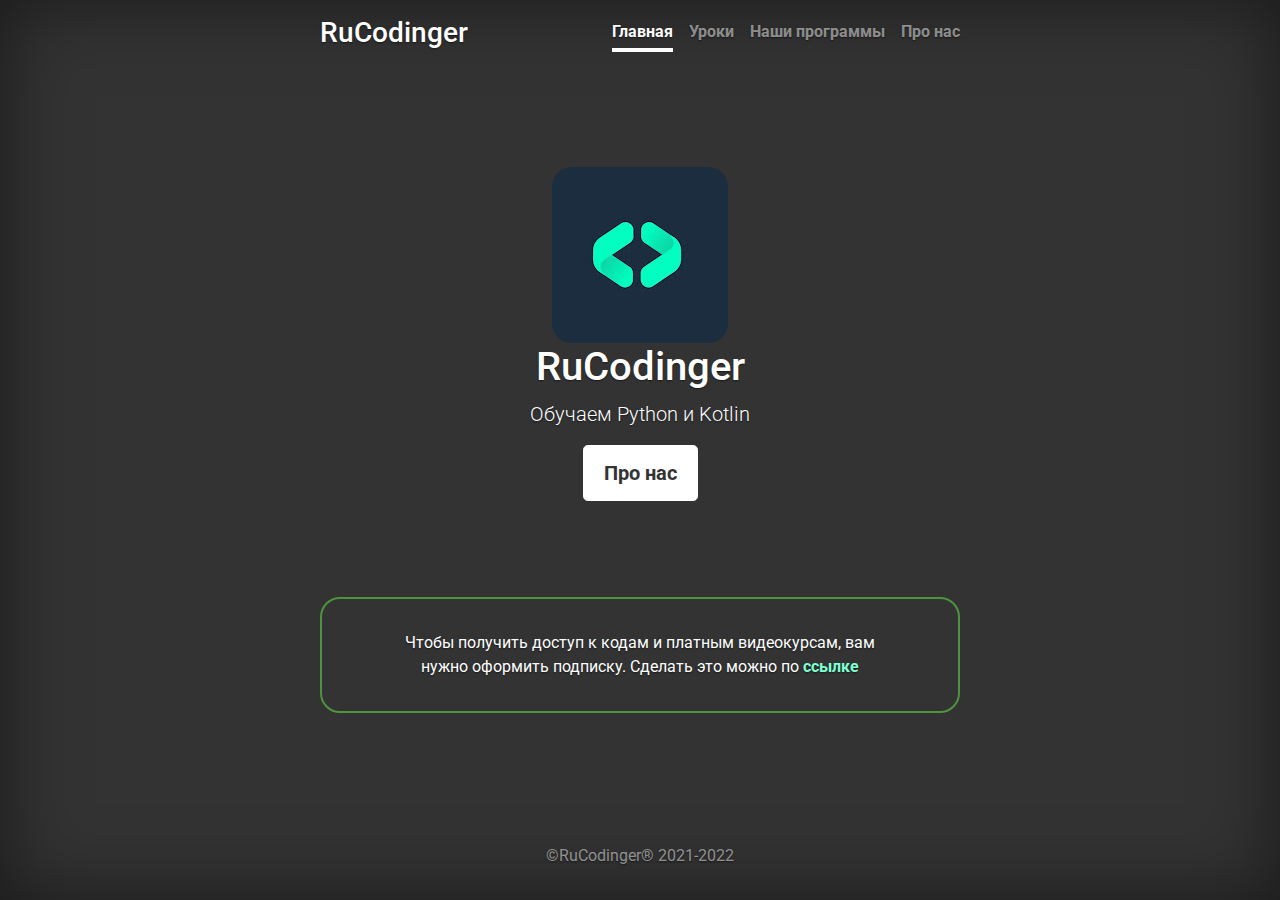
<file: index.html>
<!doctype html>
<html lang="en">
  <head>
    <meta charset="utf-8">
    <meta name="viewport" content="width=device-width, initial-scale=1, shrink-to-fit=no">
    <meta name="yandex-verification" content="cd02da18e6c27258" />
    <meta name="description" content="RuCodinger | Школа программирования">
    <meta name="author" content="">
    <link rel="icon" href="images/favicon.ico">

    <title>RuCodinger | Школа программирования</title>

    <!-- Bootstrap core CSS -->
    <link href="css/bootstrap.min.css" rel="stylesheet">

    <!-- Custom styles for this template -->
    <link href="css/main.css" rel="stylesheet">
  </head>

  <body class="text-center">


    <div class="cover-container d-flex h-100 p-3 mx-auto flex-column">
      <header class="masthead mb-auto">
        <div class="inner">
          <h3 class="masthead-brand">RuCodinger</h3>
          <nav class="nav nav-masthead justify-content-center">
            <a class="nav-link active" href="#">Главная</a>
            <a class="nav-link" href="lessons.html">Уроки</a>
            <a class="nav-link" href="programs.html">Наши программы</a>
            <a class="nav-link" href="about.html">Про нас</a>
          </nav>
        </div>
      </header>

      <main role="main" class="inner cover">
        <img src="images/logo.jpg" alt="logo" class="cod-logo">
        <h1 class="cover-heading">RuCodinger</h1>
        <p class="lead">Обучаем Python и Kotlin</p>
        <p class="lead">
          <a href="about.html" class="btn btn-lg btn-secondary">Про нас</a>
        </p>
        
      </main>

      <div class="podpiska">
        <div class="podpiska-text">
          Чтобы получить доступ к кодам и платным видеокурсам, вам нужно оформить подписку. Сделать это можно по 
          <a href="https://yandex.ru/business/widget/request/company/44436717733" class="podpiska-link">ссылке</a>
        </div>
      </div>
      

      <footer class="mastfoot mt-auto">
        <div class="inner">
          <p>©RuCodinger® 2021-2022</p>
        </div>
      </footer>
    </div>
  </body>
</html>
</file>
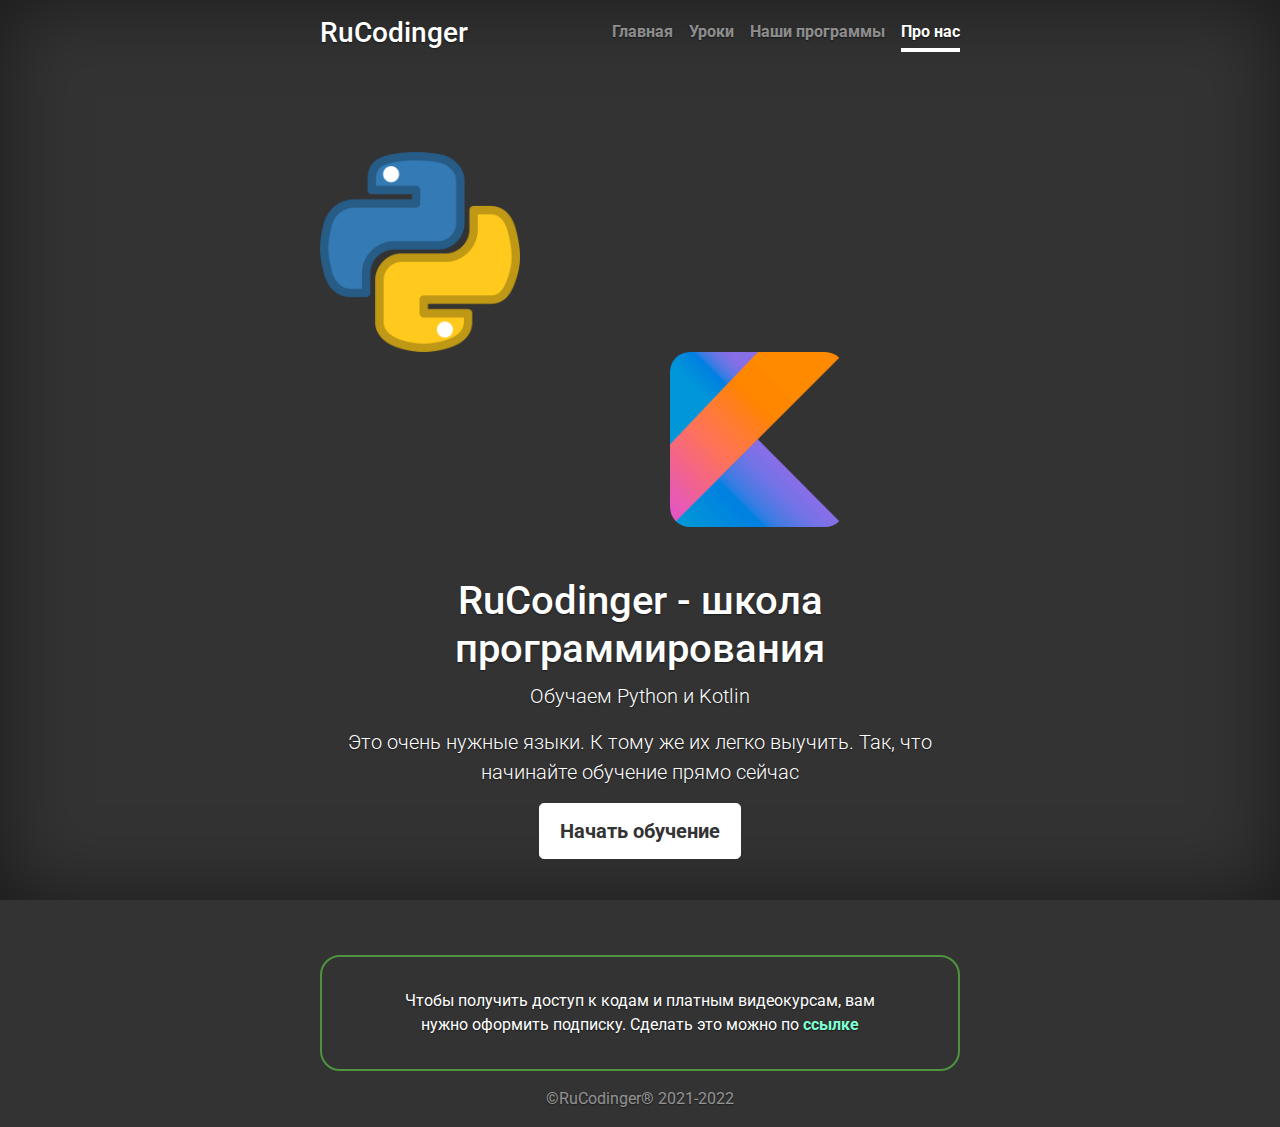
<file: about.html>
<!doctype html>
<html lang="en">
  <head>
    <meta charset="utf-8">
    <meta name="viewport" content="width=device-width, initial-scale=1, shrink-to-fit=no">
    <meta name="description" content="RuCodinger | Школа программирования">
    <meta name="author" content="">
    <link rel="icon" href="images/favicon.ico">

    <title>О RuCodinger | Школа программирования</title>

    <!-- Bootstrap core CSS -->
    <link href="css/bootstrap.min.css" rel="stylesheet">

    <!-- Custom styles for this template -->
    <link href="css/main.css" rel="stylesheet">
  </head>

  <body class="text-center">

    <div class="cover-container d-flex h-100 p-3 mx-auto flex-column">
      <header class="masthead mb-auto">
        <div class="inner">
          <h3 class="masthead-brand">RuCodinger</h3>
          <nav class="nav nav-masthead justify-content-center">
            <a class="nav-link" href="index.html">Главная</a>
            <a class="nav-link" href="lessons.html">Уроки</a>
            <a class="nav-link" href="programs.html">Наши программы</a>
            <a class="nav-link active" href="about.html">Про нас</a>
          </nav>
        </div>
      </header>

      <img src="images/python.webp" alt="logo" class="python-img">
      <img src="images/kotlin.png" alt="logo" class="kotlin-img">

      <main role="main" class="inner cover">
        
        <h1 class="cover-heading">RuCodinger - школа программирования</h1>
        <p class="lead">Обучаем Python и Kotlin</p>
        <p class="lead">Это очень нужные языки. К тому же их легко выучить. Так, что начинайте обучение прямо сейчас</p>
        <p class="lead">
          <a href="lessons.html" class="btn btn-lg btn-secondary">Начать обучение</a>
        </p>
      </main>

      <div class="podpiska">
        <div class="podpiska-text">
          Чтобы получить доступ к кодам и платным видеокурсам, вам нужно оформить подписку. Сделать это можно по 
          <a href="https://yandex.ru/business/widget/request/company/44436717733" class="podpiska-link">ссылке</a>
        </div>
      </div>

      <footer class="mastfoot mt-auto">
        <div class="inner">
          <p>©RuCodinger® 2021-2022</p>
        </div>
      </footer>
    </div>
  </body>
</html>
</file>
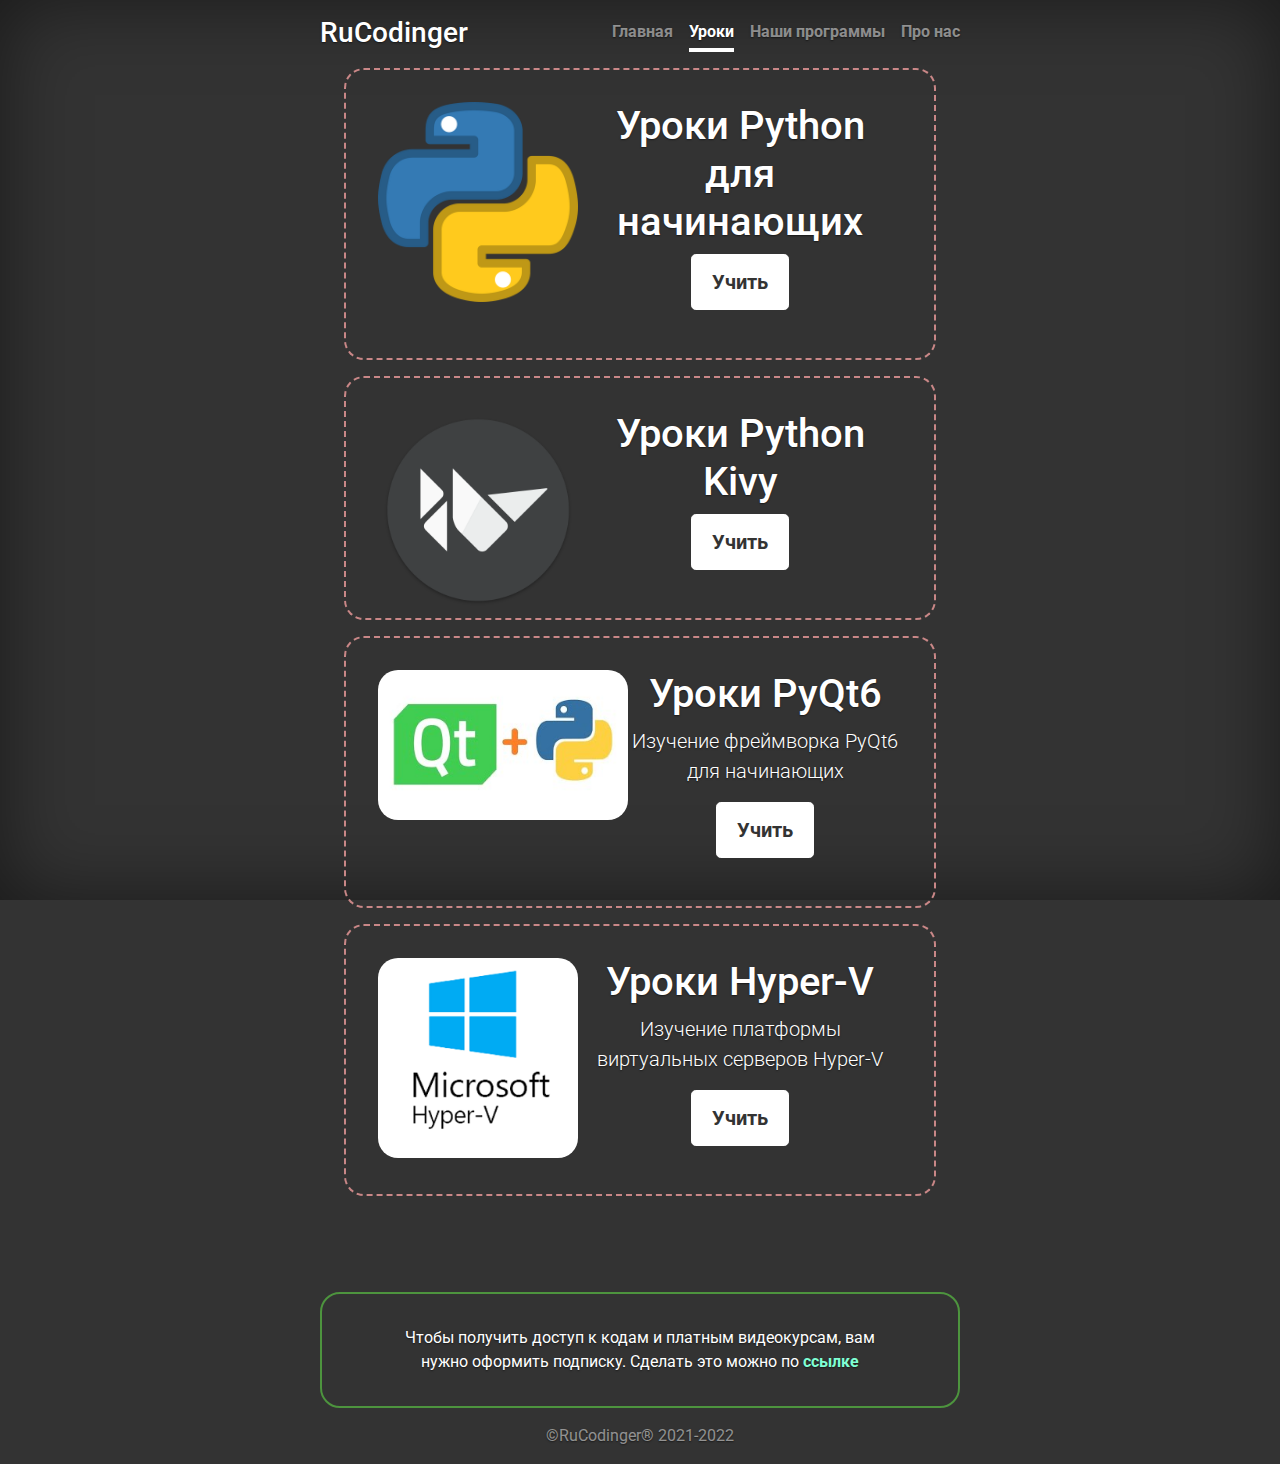
<file: lessons.html>
<!doctype html>
<html lang="en">
  <head>
    <meta charset="utf-8">
    <meta name="viewport" content="width=device-width, initial-scale=1, shrink-to-fit=no">
    <meta name="description" content="RuCodinger | Школа программирования">
    <meta name="author" content="">
    <link rel="icon" href="images/favicon.ico">

    <title> Уроки от RuCodinger | Школа программирования</title>

    <!-- Bootstrap core CSS -->
    <link href="css/bootstrap.min.css" rel="stylesheet">

    <!-- Custom styles for this template -->
    <link href="css/main.css" rel="stylesheet">
  </head>

  <body class="text-center">

    <div class="cover-container d-flex h-100 p-3 mx-auto flex-column">
      <header class="masthead mb-auto">
        <div class="inner">
          <h3 class="masthead-brand">RuCodinger</h3>
          <nav class="nav nav-masthead justify-content-center">
            <a class="nav-link" href="index.html">Главная</a>
            <a class="nav-link active" href="lessons.html">Уроки</a>
            <a class="nav-link" href="programs.html">Наши программы</a>
            <a class="nav-link" href="about.html">Про нас</a>
          </nav>
        </div>
      </header>

      <main role="main" class="inner cover">

        <div class="course-card">
            <img src="images/python.webp" alt="logo" class="course-img">
            <h1 class="cover-heading">Уроки Python для начинающих</h1>
            <p class="lead">
            <a href="coursePages/python1.html" class="btn btn-lg btn-secondary">Учить</a>
            </p>
        </div>

        <div class="course-card">
            <img src="images/kivy.png" alt="logo" class="course-img">
            <h1 class="cover-heading">Уроки Python Kivy</h1>
            <p class="lead">
            <a href="coursePages/kivy1.html" class="btn btn-lg btn-secondary">Учить</a>
            </p>
        </div>

        <div class="course-card">
            <img src="images/pyqt.jpg" alt="logo" class="pyqt-img">
            <h1 class="cover-heading">Уроки PyQt6</h1>
            <p class="lead">Изучение фреймворка PyQt6 для начинающих</p>
            <p class="lead">
            <a href="coursePages/pyqt1.html" class="btn btn-lg btn-secondary">Учить</a>
            </p>
        </div>

        <div class="course-card">
            <img src="images/hyper-v.png" alt="logo" class="course-img">
            <h1 class="cover-heading">Уроки Hyper-V</h1>
            <p class="lead">Изучение платформы виртуальных серверов Hyper-V</p>
            <p class="lead">
            <a href="coursePages/hyperv1.html" class="btn btn-lg btn-secondary">Учить</a>
            </p>
        </div>

      </main>

      <div class="podpiska">
        <div class="podpiska-text">
          Чтобы получить доступ к кодам и платным видеокурсам, вам нужно оформить подписку. Сделать это можно по
          <a href="https://yandex.ru/business/widget/request/company/44436717733" class="podpiska-link">ссылке</a>
        </div>
      </div>

      <footer class="mastfoot mt-auto">
        <div class="inner">
          <p>©RuCodinger® 2021-2022</p>
        </div>
      </footer>
    </div>
  </body>
</html>
</file>
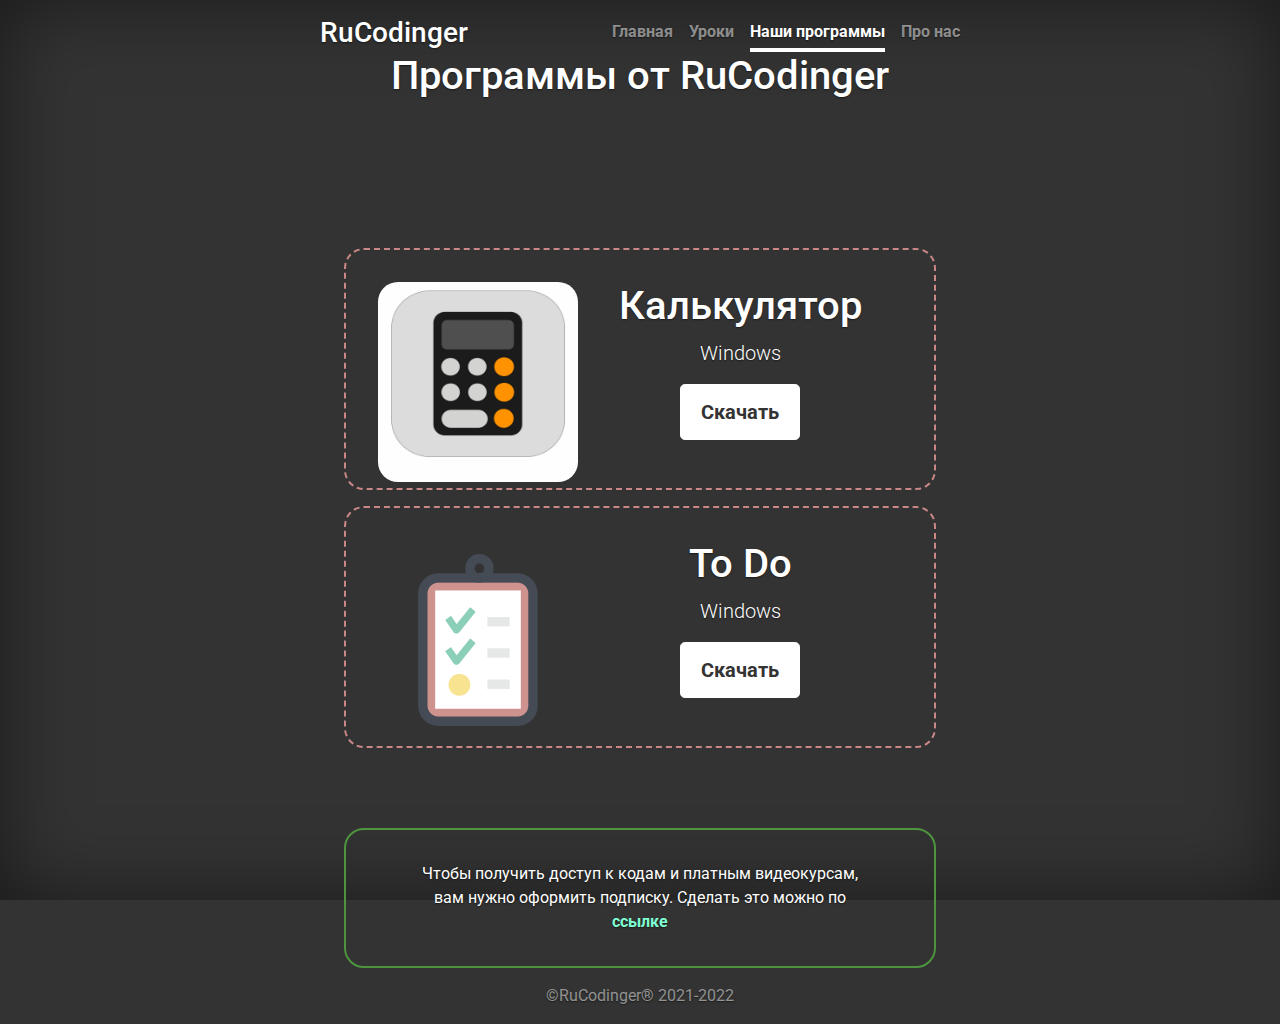
<file: programs.html>
<!doctype html>
<html lang="en">
  <head>
    <meta charset="utf-8">
    <meta name="viewport" content="width=device-width, initial-scale=1, shrink-to-fit=no">
    <meta name="description" content="RuCodinger | Школа программирования">
    <meta name="author" content="">
    <link rel="icon" href="images/favicon.ico">

    <title>Программы от RuCodinger | Школа программирования</title>

    <!-- Bootstrap core CSS -->
    <link href="css/bootstrap.min.css" rel="stylesheet">

    <!-- Custom styles for this template -->
    <link href="css/main.css" rel="stylesheet">
  </head>

  <body class="text-center">

	<style>
		.title {
			margin-bottom: 25%;
		}
	</style>

    <div class="cover-container d-flex h-100 p-3 mx-auto flex-column">
      <header class="masthead mb-auto">
        <div class="inner">
          <h3 class="masthead-brand">RuCodinger</h3>
          <nav class="nav nav-masthead justify-content-center">
            <a class="nav-link" href="index.html">Главная</a>
            <a class="nav-link" href="lessons.html">Уроки</a>
            <a class="nav-link active" href="programs.html">Наши программы</a>
            <a class="nav-link" href="about.html">Про нас</a>
          </nav>
        </div>
      </header>

      <main role="main" class="inner cover">
	<h1 class="title">Программы от RuCodinger</h1>
        <div class="course-card">
            <img src="images/calc.png" alt="logo" class="course-img">
            <h1 class="cover-heading">Калькулятор</h1>
            <p class="lead">Windows</p>
            <p class="lead">
                <a href="apps/calculator.exe" class="btn btn-lg btn-secondary">Скачать</a>
            </p>
        </div>
        <div class="course-card">
            <img src="images/todo.png" alt="logo" class="course-img">
            <h1 class="cover-heading">To Do</h1>
            <p class="lead">Windows</p>
            <p class="lead">
                <a href="apps/todo.exe" class="btn btn-lg btn-secondary">Скачать</a>
            </p>
        </div>

        <div class="podpiska">
          <div class="podpiska-text">
            Чтобы получить доступ к кодам и платным видеокурсам, вам нужно оформить подписку. Сделать это можно по 
            <a href="https://yandex.ru/business/widget/request/company/44436717733" class="podpiska-link">ссылке</a>
          </div>
        </div>

      </main>

      <footer class="mastfoot mt-auto">
        <div class="inner">
          <p>©RuCodinger® 2021-2022</p>
        </div>
      </footer>
    </div>
  </body>
</html>
</file>
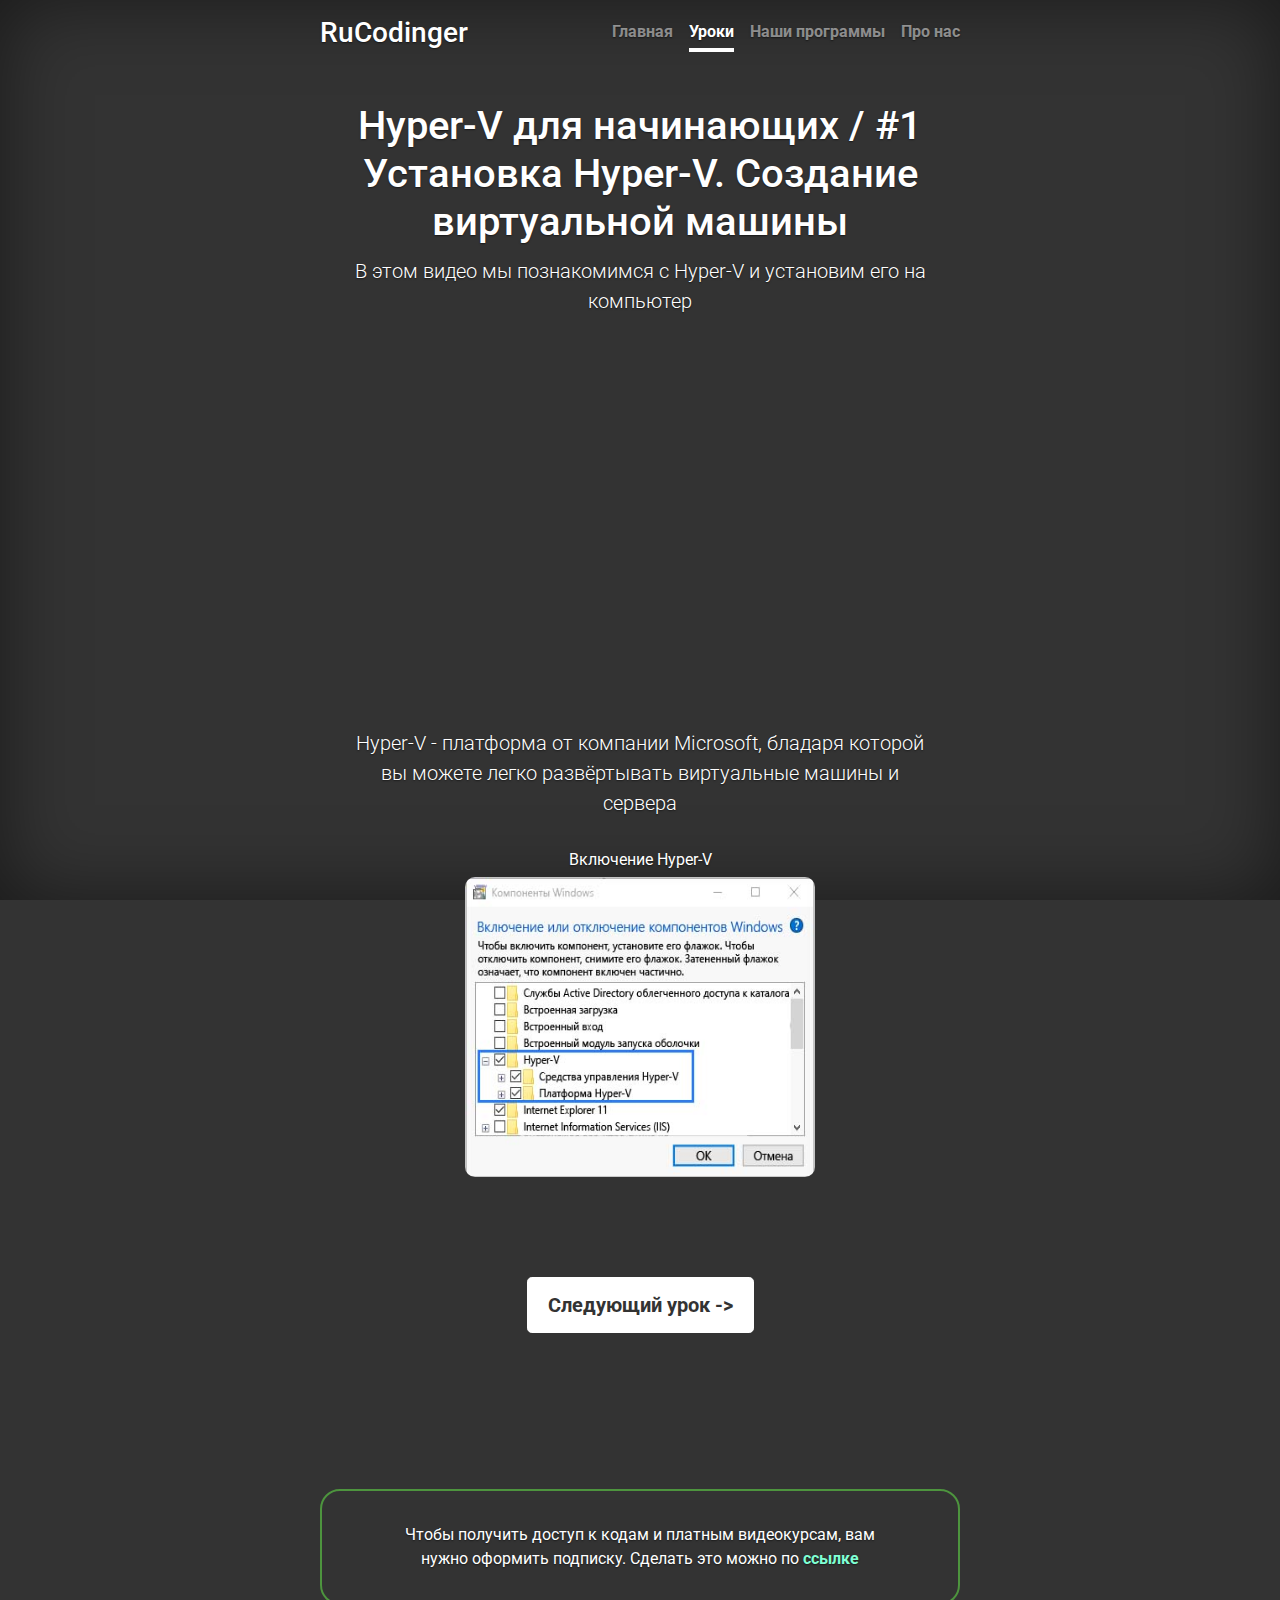
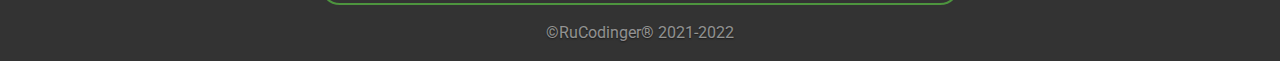
<file: coursePages/hyperv1.html>
<!doctype html>
<html lang="en">
  <head>
    <meta charset="utf-8">
    <meta name="viewport" content="width=device-width, initial-scale=1, shrink-to-fit=no">
    <meta name="description" content="RuCodinger | Школа программирования">
    <meta name="author" content="">
    <link rel="icon" href="../images/favicon.ico">

    <title>RuCodinger | Школа программирования</title>

    <!-- Bootstrap core CSS -->
    <link href="../css/bootstrap.min.css" rel="stylesheet">

    <!-- Custom styles for this template -->
    <link href="../css/main.css" rel="stylesheet">
  </head>

  <body class="text-center">

    <style>
        .hv-on {
            border-radius: 10px;
            width: 350px;
            height: 300px;
            margin-top: 0px;
            margin-bottom: 60px;
        }

        .hv-on-text {
            margin-top: 30px;
            margin-bottom: 5px;
        }
    </style>

    <div class="cover-container d-flex h-100 p-3 mx-auto flex-column">
      <header class="masthead mb-auto">
        <div class="inner">
          <h3 class="masthead-brand">RuCodinger</h3>
          <nav class="nav nav-masthead justify-content-center">
            <a class="nav-link" href="../index.html">Главная</a>
            <a class="nav-link active" href="../lessons.html">Уроки</a>
            <a class="nav-link" href="../programs.html">Наши программы</a>
            <a class="nav-link" href="../about.html">Про нас</a>
          </nav>
        </div>
      </header>

      <main role="main" class="inner cover">
        <h1 class="cover-heading course-title">Hyper-V для начинающих / #1 Установка Hyper-V. Создание виртуальной машины</h1>
        <p class="lead course-desc">В этом видео мы познакомимся с Hyper-V и установим его на компьютер</p>
        <iframe class="course-video" width="560" height="315" src="https://www.youtube.com/embed/DC6o6IcIbP8" title="YouTube video player" frameborder="0" allow="accelerometer; autoplay; clipboard-write; encrypted-media; gyroscope; picture-in-picture" allowfullscreen></iframe>
        <p class="lead video-code-text">Hyper-V - платформа от компании Microsoft, бладаря которой вы можете легко развёртывать виртуальные машины и сервера</p>

        <p class="hv-on-text">Включение Hyper-V</p>
        <img class="hv-on" src="../images/hypervon.jpg" alt="Включение Hyper-V">

        <p>
          <a class="btn btn-lg btn-secondary next-lesson-btn" href="hyperv2.html">Следующий урок -></a>
      </p>

    </main>

    <div class="podpiska">
      <div class="podpiska-text">
        Чтобы получить доступ к кодам и платным видеокурсам, вам нужно оформить подписку. Сделать это можно по 
        <a href="https://yandex.ru/business/widget/request/company/44436717733" class="podpiska-link">ссылке</a>
      </div>
    </div>

      <footer class="mastfoot mt-auto">
        <div class="inner">
          <p>©RuCodinger® 2021-2022</p>
        </div>
      </footer>
    </div>
  </body>
</html>
</file>
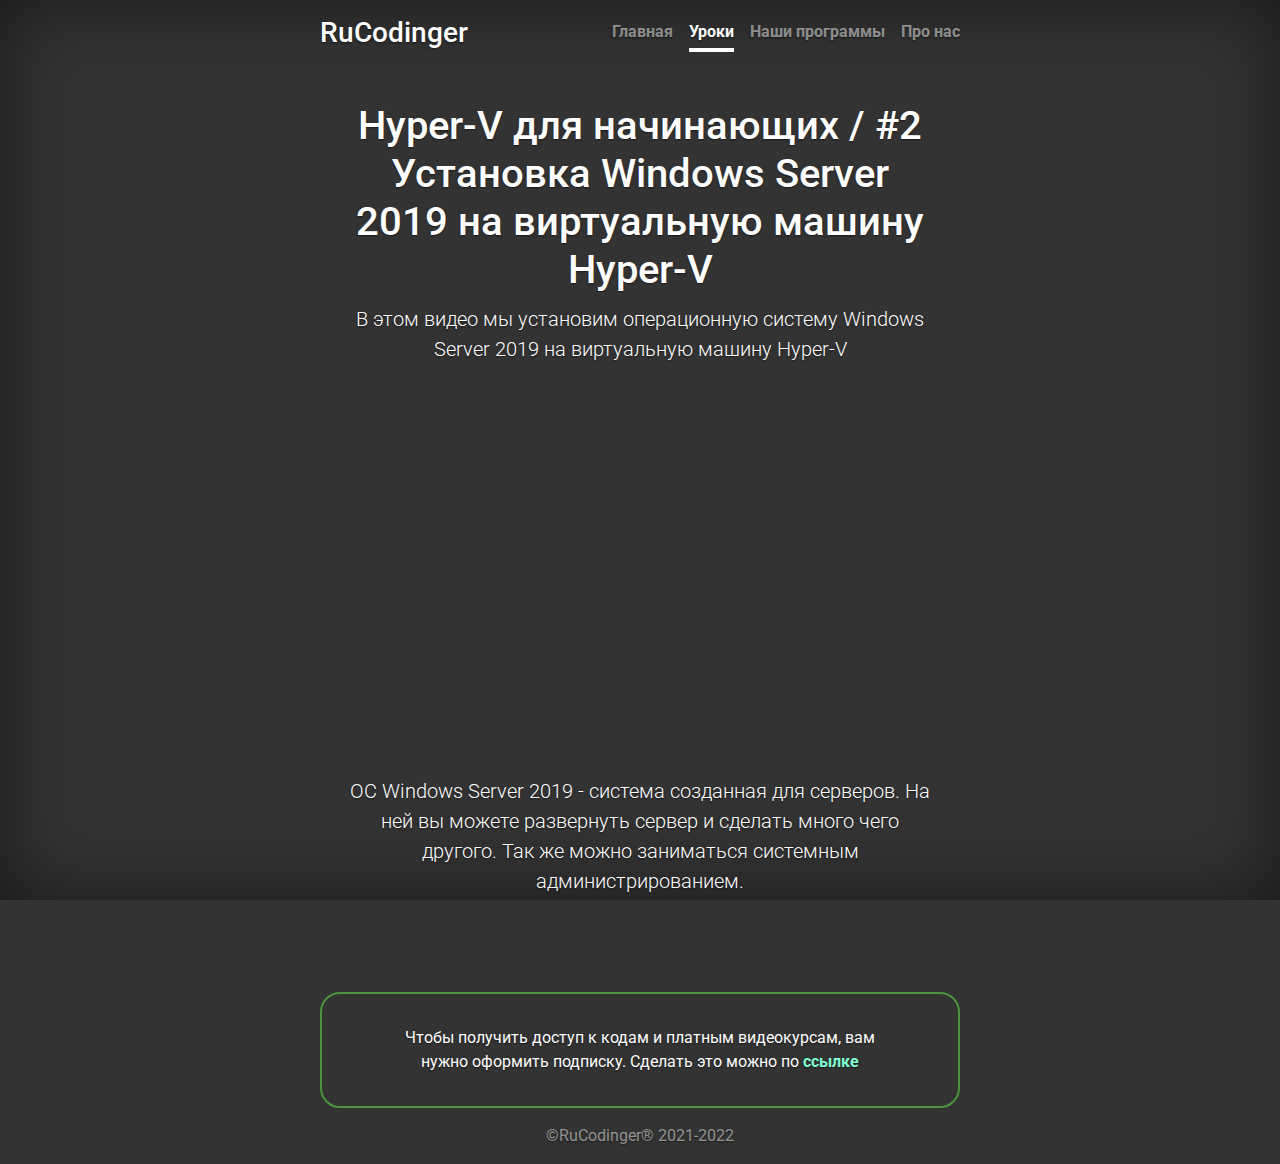
<file: coursePages/hyperv2.html>
<!doctype html>
<html lang="en">
  <head>
    <meta charset="utf-8">
    <meta name="viewport" content="width=device-width, initial-scale=1, shrink-to-fit=no">
    <meta name="description" content="RuCodinger | Школа программирования">
    <meta name="author" content="">
    <link rel="icon" href="../images/favicon.ico">

    <title>RuCodinger | Школа программирования</title>

    <!-- Bootstrap core CSS -->
    <link href="../css/bootstrap.min.css" rel="stylesheet">

    <!-- Custom styles for this template -->
    <link href="../css/main.css" rel="stylesheet">
  </head>

  <body class="text-center">

    <style>
        .hv-on {
            border-radius: 10px;
            width: 350px;
            height: 300px;
            margin-top: 0px;
            margin-bottom: 60px;
        }

        .hv-on-text {
            margin-top: 30px;
            margin-bottom: 5px;
        }
    </style>

    <div class="cover-container d-flex h-100 p-3 mx-auto flex-column">
      <header class="masthead mb-auto">
        <div class="inner">
          <h3 class="masthead-brand">RuCodinger</h3>
          <nav class="nav nav-masthead justify-content-center">
            <a class="nav-link" href="../index.html">Главная</a>
            <a class="nav-link active" href="../lessons.html">Уроки</a>
            <a class="nav-link" href="../programs.html">Наши программы</a>
            <a class="nav-link" href="../about.html">Про нас</a>
          </nav>
        </div>
      </header>

      <main role="main" class="inner cover">
        <h1 class="cover-heading course-title">Hyper-V для начинающих / #2 Установка Windows Server 2019 на виртуальную машину Hyper-V</h1>
        <p class="lead course-desc">В этом видео мы установим операционную систему Windows Server 2019 на виртуальную машину Hyper-V</p>
        <iframe class="course-video" width="560" height="315" src="https://www.youtube.com/embed/j29oRnNyN5E" title="YouTube video player" frameborder="0" allow="accelerometer; autoplay; clipboard-write; encrypted-media; gyroscope; picture-in-picture" allowfullscreen></iframe>
        <p class="lead video-code-text">ОС Windows Server 2019 - система созданная для серверов. На ней вы можете развернуть сервер и сделать много чего другого. Так же можно заниматься системным администрированием.</p>



    </main>

    <div class="podpiska">
      <div class="podpiska-text">
        Чтобы получить доступ к кодам и платным видеокурсам, вам нужно оформить подписку. Сделать это можно по 
        <a href="https://yandex.ru/business/widget/request/company/44436717733" class="podpiska-link">ссылке</a>
      </div>
    </div>

      <footer class="mastfoot mt-auto">
        <div class="inner">
          <p>©RuCodinger® 2021-2022</p>
        </div>
      </footer>
    </div>
  </body>
</html>
</file>
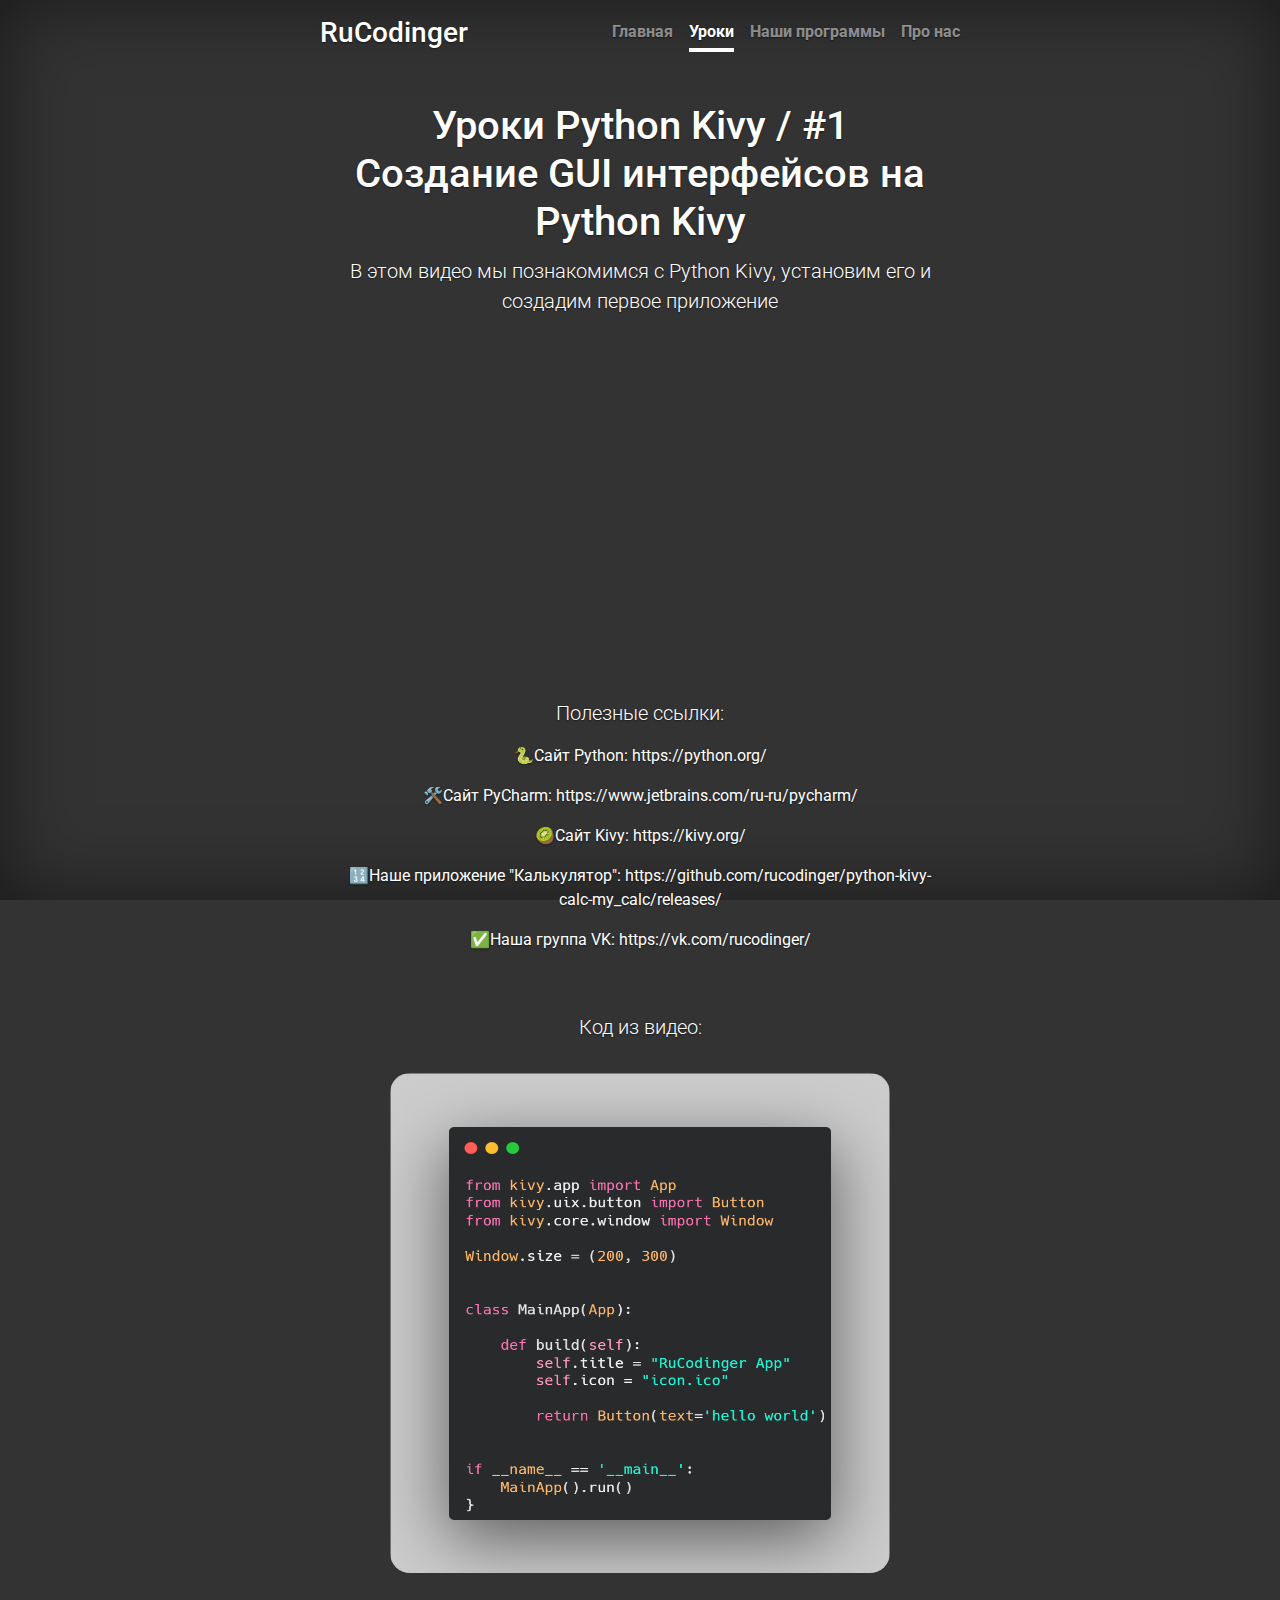
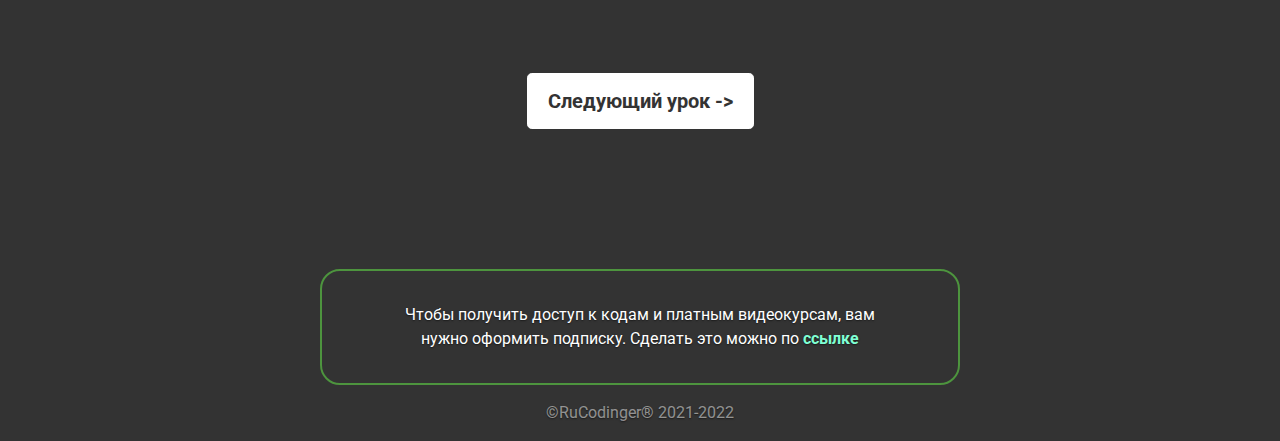
<file: coursePages/kivy1.html>
<!doctype html>
<html lang="en">
  <head>
    <meta charset="utf-8">
    <meta name="viewport" content="width=device-width, initial-scale=1, shrink-to-fit=no">
    <meta name="description" content="RuCodinger | Школа программирования">
    <meta name="author" content="">
    <link rel="icon" href="../images/favicon.ico">

    <title>RuCodinger | Школа программирования</title>

    <!-- Bootstrap core CSS -->
    <link href="../css/bootstrap.min.css" rel="stylesheet">

    <!-- Custom styles for this template -->
    <link href="../css/main.css" rel="stylesheet">
  </head>

  <body class="text-center">

    <style>
        .code {
            border-radius: 20px;
            width: 500px;
            height: 500px;
            margin-top: 15px;
            margin-bottom: 60px;
        }
    </style>

    <div class="cover-container d-flex h-100 p-3 mx-auto flex-column">
      <header class="masthead mb-auto">
        <div class="inner">
          <h3 class="masthead-brand">RuCodinger</h3>
          <nav class="nav nav-masthead justify-content-center">
            <a class="nav-link" href="../index.html">Главная</a>
            <a class="nav-link active" href="../lessons.html">Уроки</a>
            <a class="nav-link" href="../programs.html">Наши программы</a>
            <a class="nav-link" href="../about.html">Про нас</a>
          </nav>
        </div>
      </header>

      <main role="main" class="inner cover">
        <h1 class="cover-heading course-title">Уроки Python Kivy / #1 Создание GUI интерфейсов на Python Kivy</h1>
        <p class="lead course-desc">В этом видео мы познакомимся с Python Kivy, установим его и создадим первое приложение</p>
        <iframe class="course-video" width="560" height="315" src="https://www.youtube.com/embed/3vOS-b3iSXM" title="YouTube video player" frameborder="0" allow="accelerometer; autoplay; clipboard-write; encrypted-media; gyroscope; picture-in-picture" allowfullscreen></iframe>
        <p class="lead course-desc-aft">Полезные ссылки:</p>
        <p>🐍Сайт Python: <a href="https://python.org/">https://python.org/</a></p>
        <p>🛠️Сайт PyCharm: <a href="https://www.jetbrains.com/ru-ru/pycharm/">https://www.jetbrains.com/ru-ru/pycharm/</a></p>
        <p>🥝Сайт Kivy: <a href="https://kivy.org/">https://kivy.org/</a></p>
        <p>🔢Наше приложение "Калькулятор": <a href="https://github.com/rucodinger/python-kivy-calc-my_calc/releases/">https://github.com/rucodinger/python-kivy-calc-my_calc/releases/</a></p>
        <p>✅Наша группа VK: <a href="https://vk.com/rucodinger/">https://vk.com/rucodinger/</a></p>

        <p class="lead video-code-text">Код из видео:</p>
        <img class="code" src="../images/kivyCode1.png" alt="">

        <a class="btn btn-lg btn-secondary next-lesson-btn" href="kivy2.html">Следующий урок -></a>

    </main>


    <div class="podpiska">
      <div class="podpiska-text">
        Чтобы получить доступ к кодам и платным видеокурсам, вам нужно оформить подписку. Сделать это можно по 
        <a href="https://yandex.ru/business/widget/request/company/44436717733" class="podpiska-link">ссылке</a>
      </div>
    </div>

      <footer class="mastfoot mt-auto">
        <div class="inner">
          <p>©RuCodinger® 2021-2022</p>
        </div>
      </footer>
    </div>
  </body>
</html>
</file>
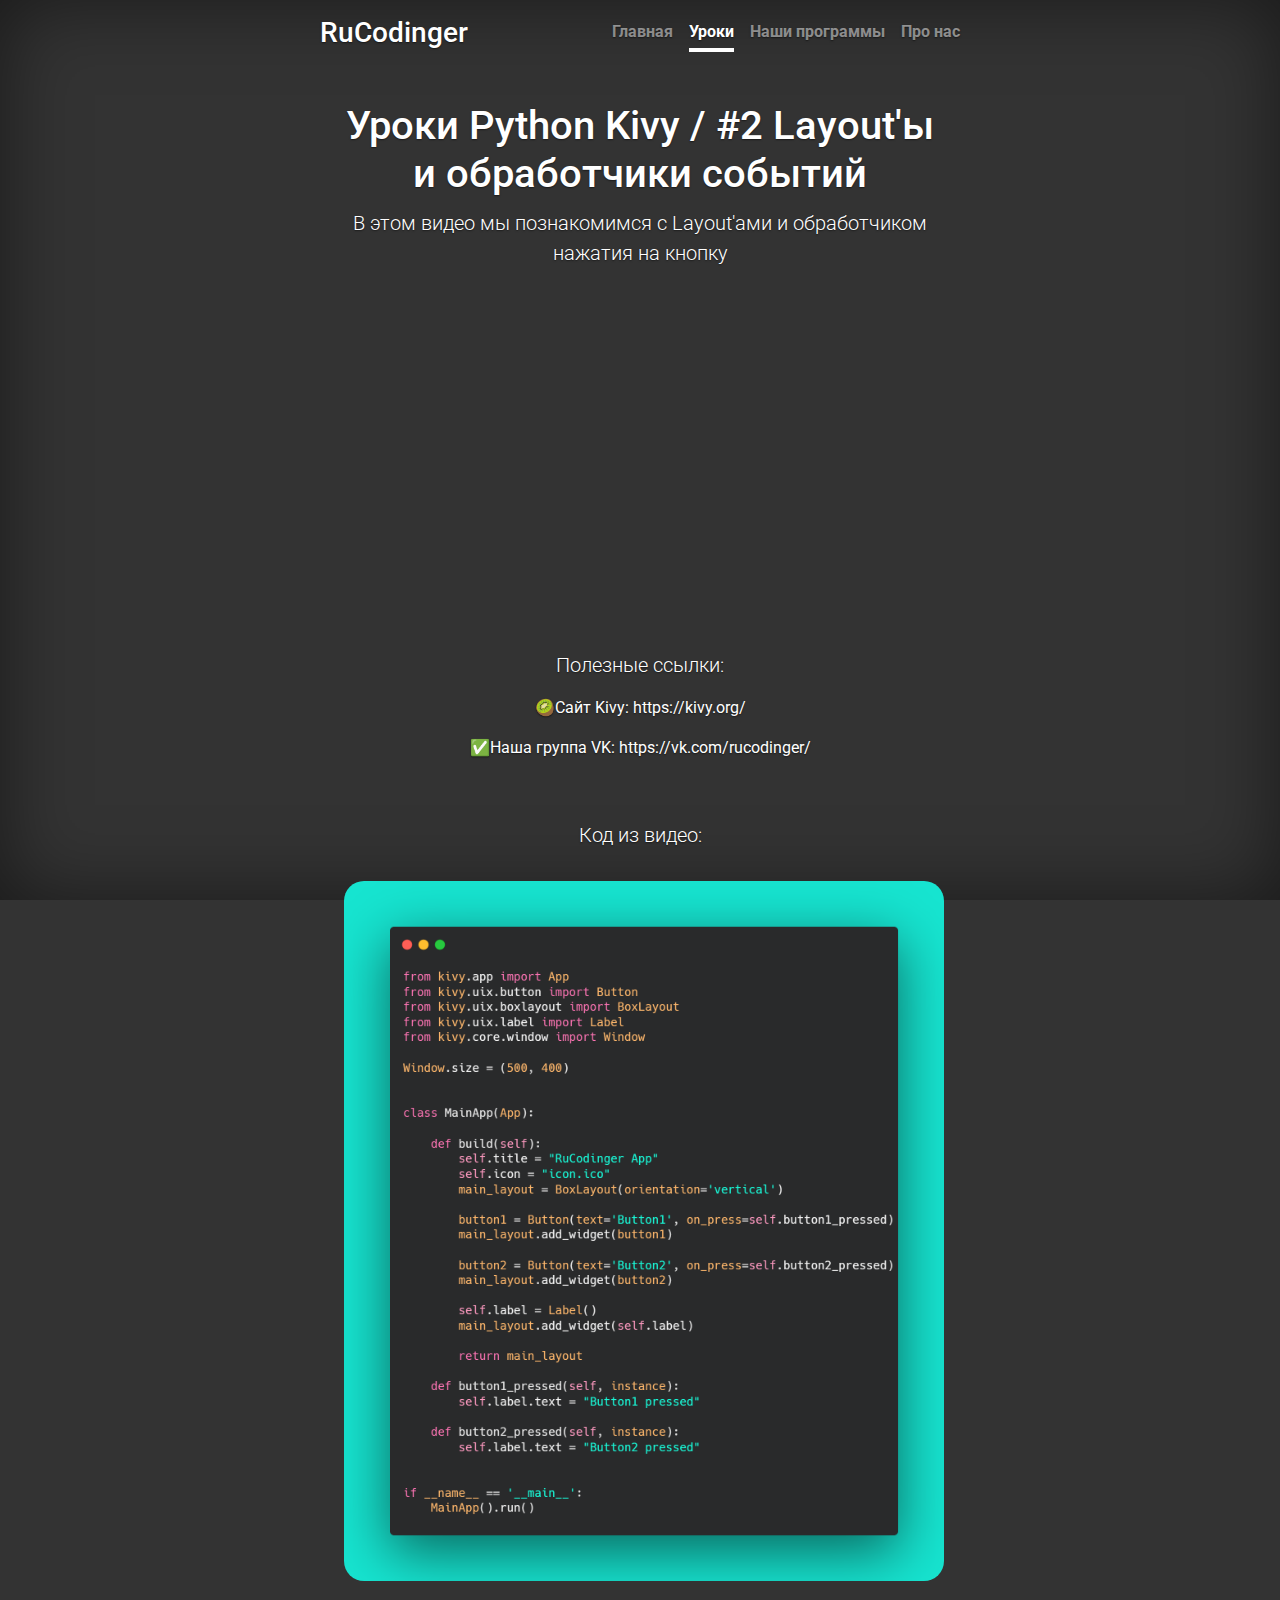
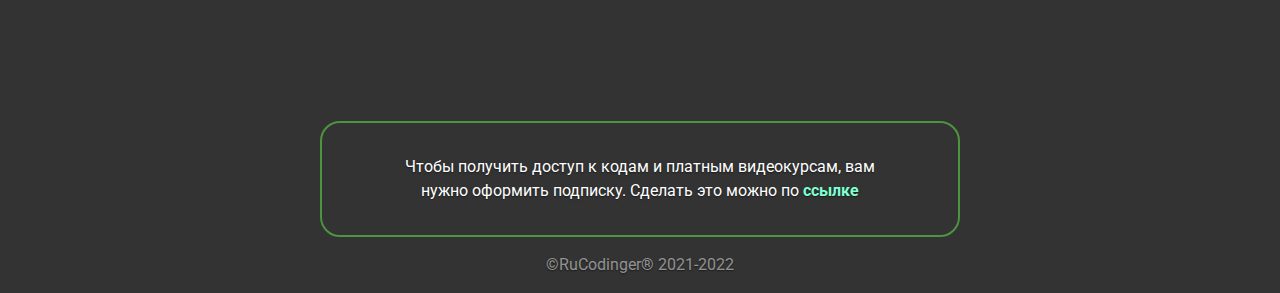
<file: coursePages/kivy2.html>
<!doctype html>
<html lang="en">
  <head>
    <meta charset="utf-8">
    <meta name="viewport" content="width=device-width, initial-scale=1, shrink-to-fit=no">
    <meta name="description" content="RuCodinger | Школа программирования">
    <meta name="author" content="">
    <link rel="icon" href="../images/favicon.ico">

    <title>RuCodinger | Школа программирования</title>

    <!-- Bootstrap core CSS -->
    <link href="../css/bootstrap.min.css" rel="stylesheet">

    <!-- Custom styles for this template -->
    <link href="../css/main.css" rel="stylesheet">
  </head>

  <body class="text-center">

    <style>
        .code {
            border-radius: 20px;
            width: 600px;
            height: 700px;
            margin-top: 15px;
            margin-bottom: 60px;
        }
    </style>

    <div class="cover-container d-flex h-100 p-3 mx-auto flex-column">
      <header class="masthead mb-auto">
        <div class="inner">
          <h3 class="masthead-brand">RuCodinger</h3>
          <nav class="nav nav-masthead justify-content-center">
            <a class="nav-link" href="../index.html">Главная</a>
            <a class="nav-link active" href="../lessons.html">Уроки</a>
            <a class="nav-link" href="../programs.html">Наши программы</a>
            <a class="nav-link" href="../about.html">Про нас</a>
          </nav>
        </div>
      </header>

      <main role="main" class="inner cover">
        <h1 class="cover-heading course-title">Уроки Python Kivy / #2 Layout'ы и обработчики событий</h1>
        <p class="lead course-desc">В этом видео мы познакомимся с Layout'ами и обработчиком нажатия на кнопку</p>
        <iframe class="course-video" width="560" height="315" src="https://www.youtube.com/embed/tFIMVW75egc" title="YouTube video player" frameborder="0" allow="accelerometer; autoplay; clipboard-write; encrypted-media; gyroscope; picture-in-picture" allowfullscreen></iframe>
        <p class="lead course-desc-aft">Полезные ссылки:</p>
        <p>🥝Сайт Kivy: <a href="https://kivy.org/">https://kivy.org/</a></p>
        <p>✅Наша группа VK: <a href="https://vk.com/rucodinger/">https://vk.com/rucodinger/</a></p>

        <p class="lead video-code-text">Код из видео:</p>
        <img class="code" src="../images/kivyCode2.png" alt="">

    </main>

    <div class="podpiska">
      <div class="podpiska-text">
        Чтобы получить доступ к кодам и платным видеокурсам, вам нужно оформить подписку. Сделать это можно по 
        <a href="https://yandex.ru/business/widget/request/company/44436717733" class="podpiska-link">ссылке</a>
      </div>
    </div>

      <footer class="mastfoot mt-auto">
        <div class="inner">
          <p>©RuCodinger® 2021-2022</p>
        </div>
      </footer>
    </div>
  </body>
</html>
</file>
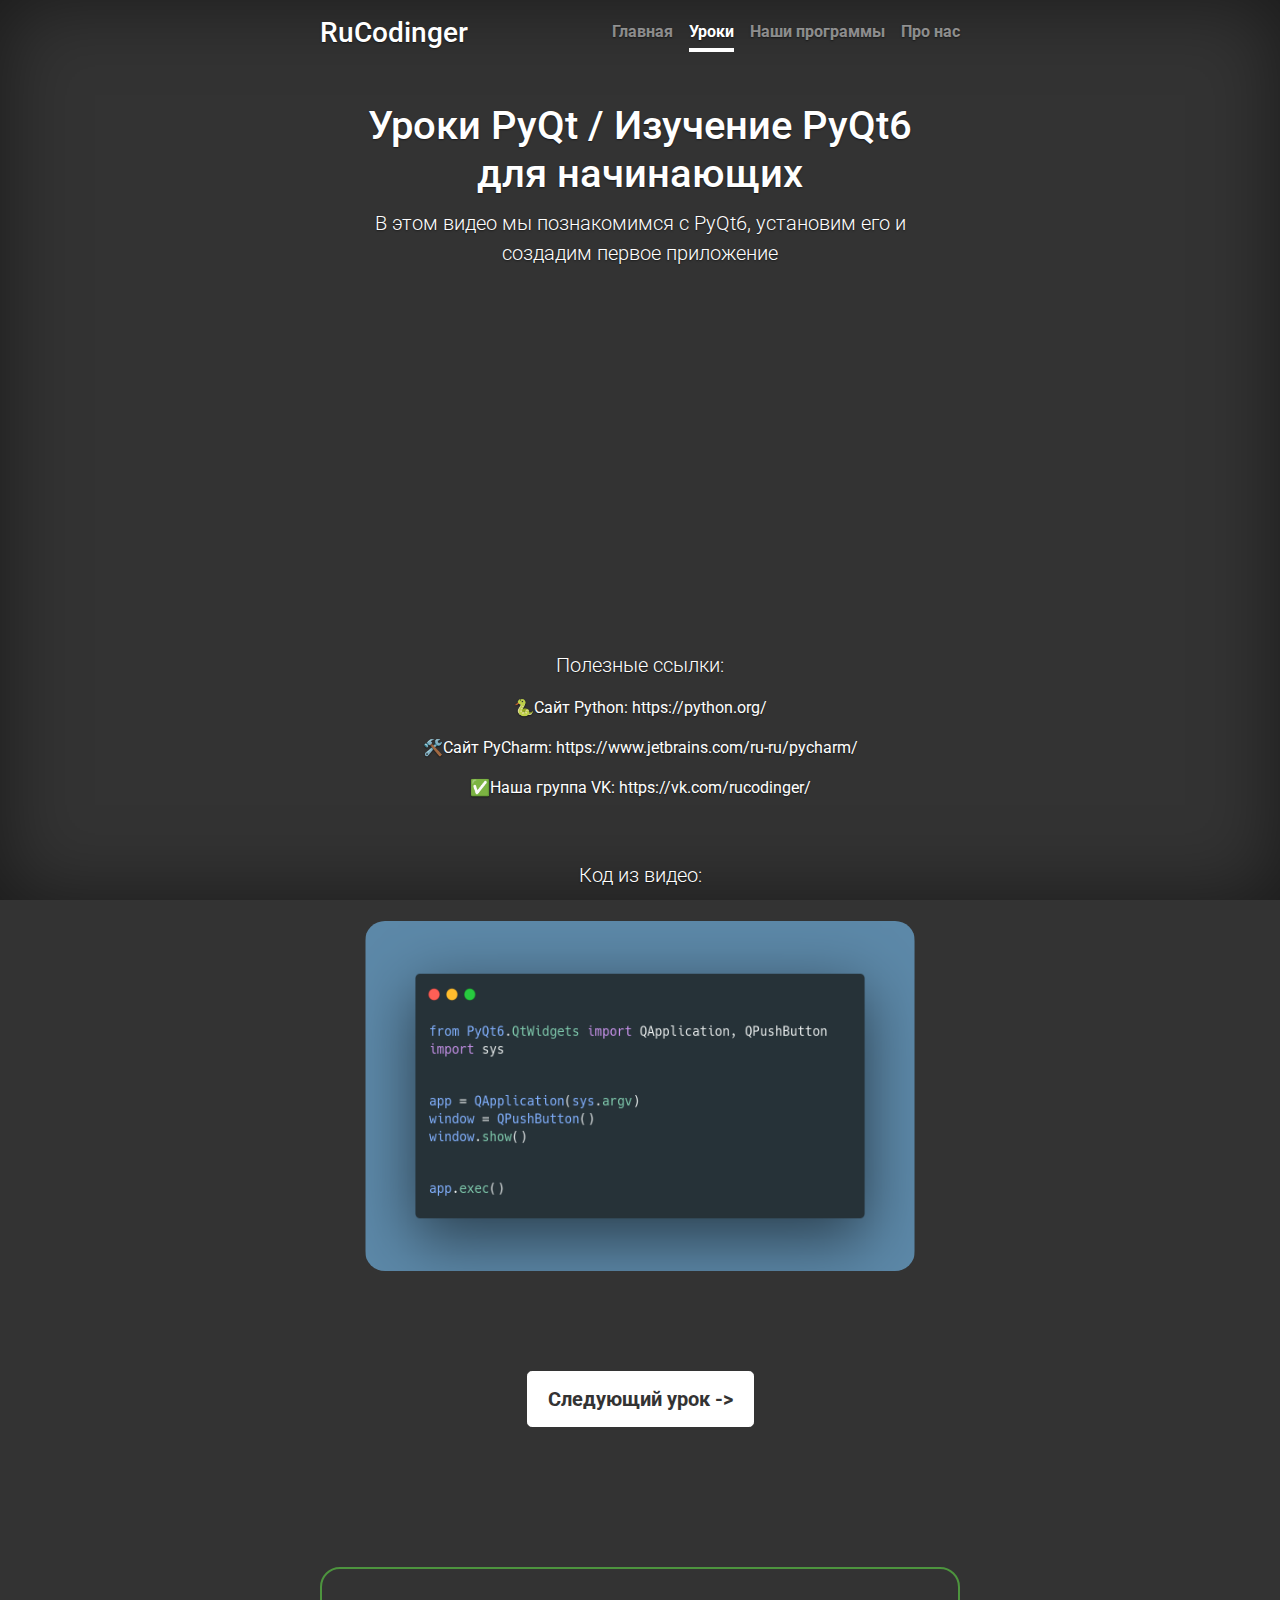
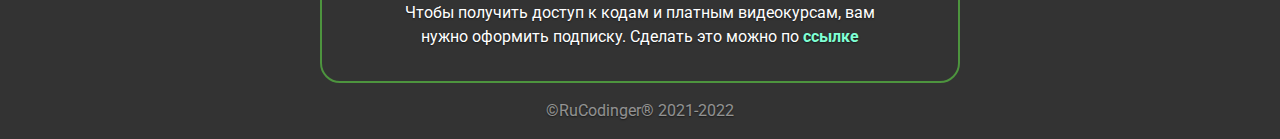
<file: coursePages/pyqt1.html>
<!doctype html>
<html lang="en">
  <head>
    <meta charset="utf-8">
    <meta name="viewport" content="width=device-width, initial-scale=1, shrink-to-fit=no">
    <meta name="description" content="RuCodinger | Школа программирования">
    <meta name="author" content="">
    <link rel="icon" href="../images/favicon.ico">

    <title>RuCodinger | Школа программирования</title>

    <!-- Bootstrap core CSS -->
    <link href="../css/bootstrap.min.css" rel="stylesheet">

    <!-- Custom styles for this template -->
    <link href="../css/main.css" rel="stylesheet">
  </head>

  <body class="text-center">

    <style>
        .code {
            border-radius: 20px;
            width: 550px;
            height: 350px;
            margin-top: 15px;
            margin-bottom: 60px;
        }
    </style>

    <div class="cover-container d-flex h-100 p-3 mx-auto flex-column">
      <header class="masthead mb-auto">
        <div class="inner">
          <h3 class="masthead-brand">RuCodinger</h3>
          <nav class="nav nav-masthead justify-content-center">
            <a class="nav-link" href="../index.html">Главная</a>
            <a class="nav-link active" href="../lessons.html">Уроки</a>
            <a class="nav-link" href="../programs.html">Наши программы</a>
            <a class="nav-link" href="../about.html">Про нас</a>
          </nav>
        </div>
      </header>

      <main role="main" class="inner cover">
        <h1 class="cover-heading course-title">Уроки PyQt / Изучение PyQt6 для начинающих</h1>
        <p class="lead course-desc">В этом видео мы познакомимся с PyQt6, установим его и создадим первое приложение</p>
        <iframe class="course-video" src="https://vk.com/video_ext.php?oid=-210672365&id=456239027&hash=50323b452148d209" width="560" height="315" allow="autoplay; encrypted-media; fullscreen; picture-in-picture;" frameborder="0" allowfullscreen></iframe>
        <p class="lead course-desc-aft">Полезные ссылки:</p>
        <p>🐍Сайт Python: <a href="https://python.org/">https://python.org/</a></p>
        <p>🛠️Сайт PyCharm: <a href="https://www.jetbrains.com/ru-ru/pycharm/">https://www.jetbrains.com/ru-ru/pycharm/</a></p>
        <p>✅Наша группа VK: <a href="https://vk.com/rucodinger/">https://vk.com/rucodinger/</a></p>

        <p class="lead video-code-text">Код из видео:</p>
        <img class="code" src="../images/pyqtCode1.png" alt="">

        <a class="btn btn-lg btn-secondary next-lesson-btn" href="pyqt2.html">Следующий урок -></a>

    </main>

    <div class="podpiska">
      <div class="podpiska-text">
        Чтобы получить доступ к кодам и платным видеокурсам, вам нужно оформить подписку. Сделать это можно по 
        <a href="https://yandex.ru/business/widget/request/company/44436717733" class="podpiska-link">ссылке</a>
      </div>
    </div>

      <footer class="mastfoot mt-auto">
        <div class="inner">
          <p>©RuCodinger® 2021-2022</p>
        </div>
      </footer>
    </div>
  </body>
</html>
</file>
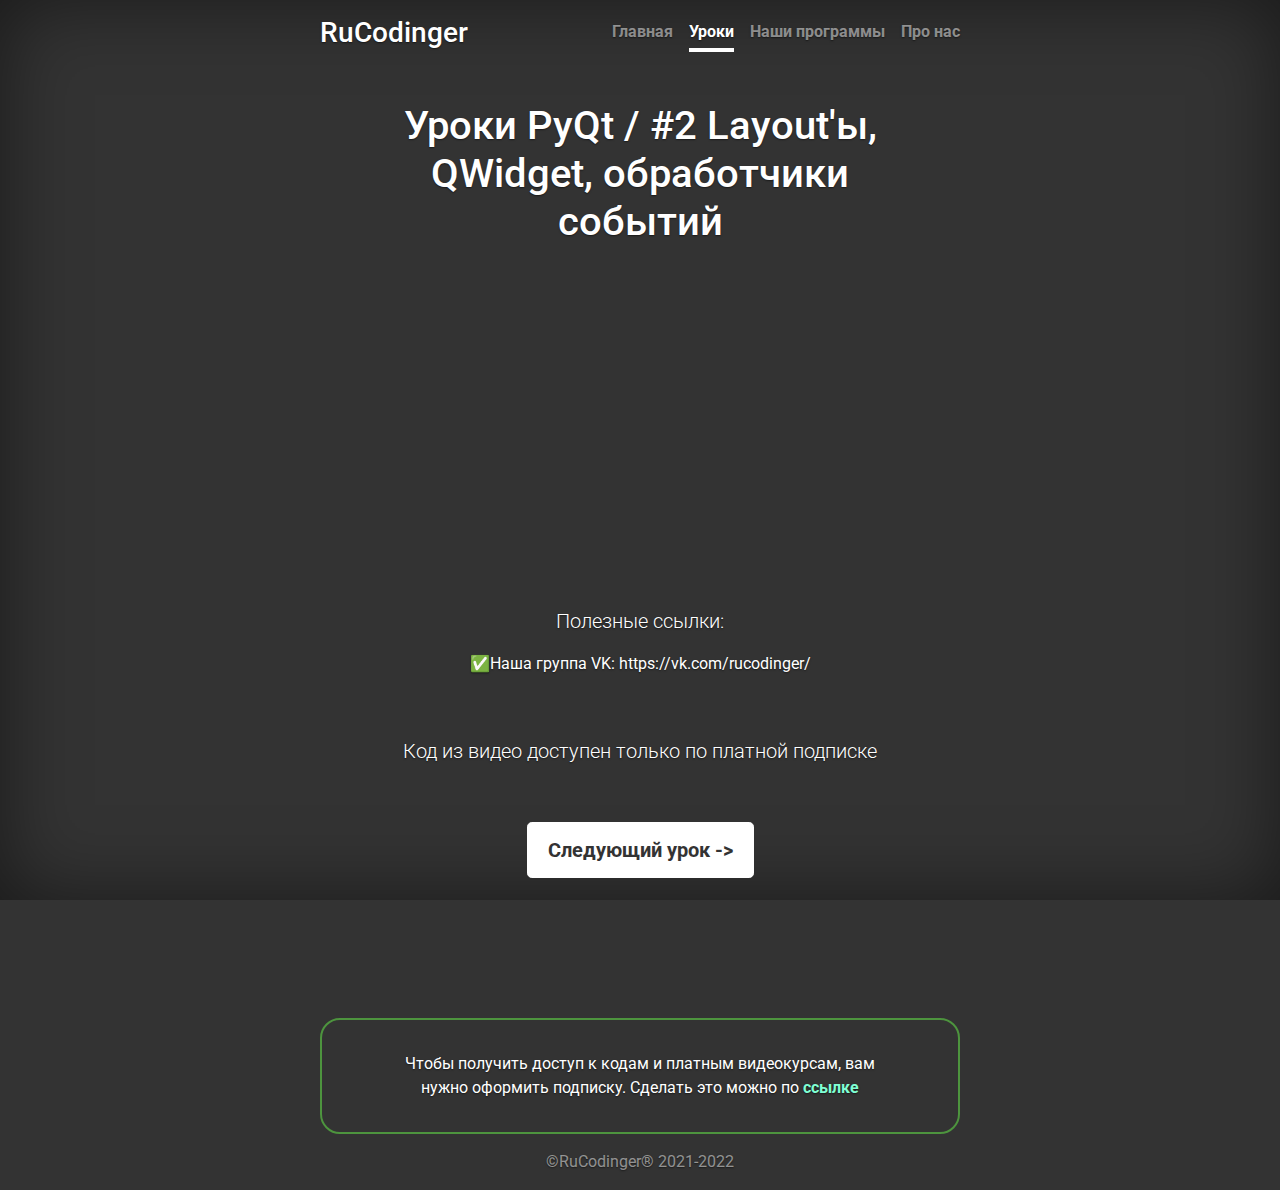
<file: coursePages/pyqt2.html>
<!doctype html>
<html lang="en">
  <head>
    <meta charset="utf-8">
    <meta name="viewport" content="width=device-width, initial-scale=1, shrink-to-fit=no">
    <meta name="description" content="RuCodinger | Школа программирования">
    <meta name="author" content="">
    <link rel="icon" href="../images/favicon.ico">

    <title>RuCodinger | Школа программирования</title>

    <!-- Bootstrap core CSS -->
    <link href="../css/bootstrap.min.css" rel="stylesheet">

    <!-- Custom styles for this template -->
    <link href="../css/main.css" rel="stylesheet">
  </head>

  <body class="text-center">


    <div class="cover-container d-flex h-100 p-3 mx-auto flex-column">
      <header class="masthead mb-auto">
        <div class="inner">
          <h3 class="masthead-brand">RuCodinger</h3>
          <nav class="nav nav-masthead justify-content-center">
            <a class="nav-link" href="../index.html">Главная</a>
            <a class="nav-link active" href="../lessons.html">Уроки</a>
            <a class="nav-link" href="../programs.html">Наши программы</a>
            <a class="nav-link" href="../about.html">Про нас</a>
          </nav>
        </div>
      </header>

      <main role="main" class="inner cover">
        <h1 class="cover-heading course-title">Уроки PyQt / #2 Layout'ы, QWidget, обработчики событий</h1>
        <iframe class="course-video" src="https://vk.com/video_ext.php?oid=-210672365&id=456239029&hash=9513e7550784578c" width="560" height="315" allow="autoplay; encrypted-media; fullscreen; picture-in-picture;" frameborder="0" allowfullscreen></iframe>
        <p class="lead course-desc-aft">Полезные ссылки:</p>
        <p>✅Наша группа VK: <a href="https://vk.com/rucodinger/">https://vk.com/rucodinger/</a></p>

        <p class="lead video-code-text">Код из видео доступен только по платной подписке</p>


        <a class="btn btn-lg btn-secondary next-lesson-btn" href="pyqt3.html">Следующий урок -></a>

    </main>

    <div class="podpiska">
      <div class="podpiska-text">
        Чтобы получить доступ к кодам и платным видеокурсам, вам нужно оформить подписку. Сделать это можно по 
        <a href="https://yandex.ru/business/widget/request/company/44436717733" class="podpiska-link">ссылке</a>
      </div>
    </div>

      <footer class="mastfoot mt-auto">
        <div class="inner">
          <p>©RuCodinger® 2021-2022</p>
        </div>
      </footer>
    </div>
  </body>
</html>
</file>
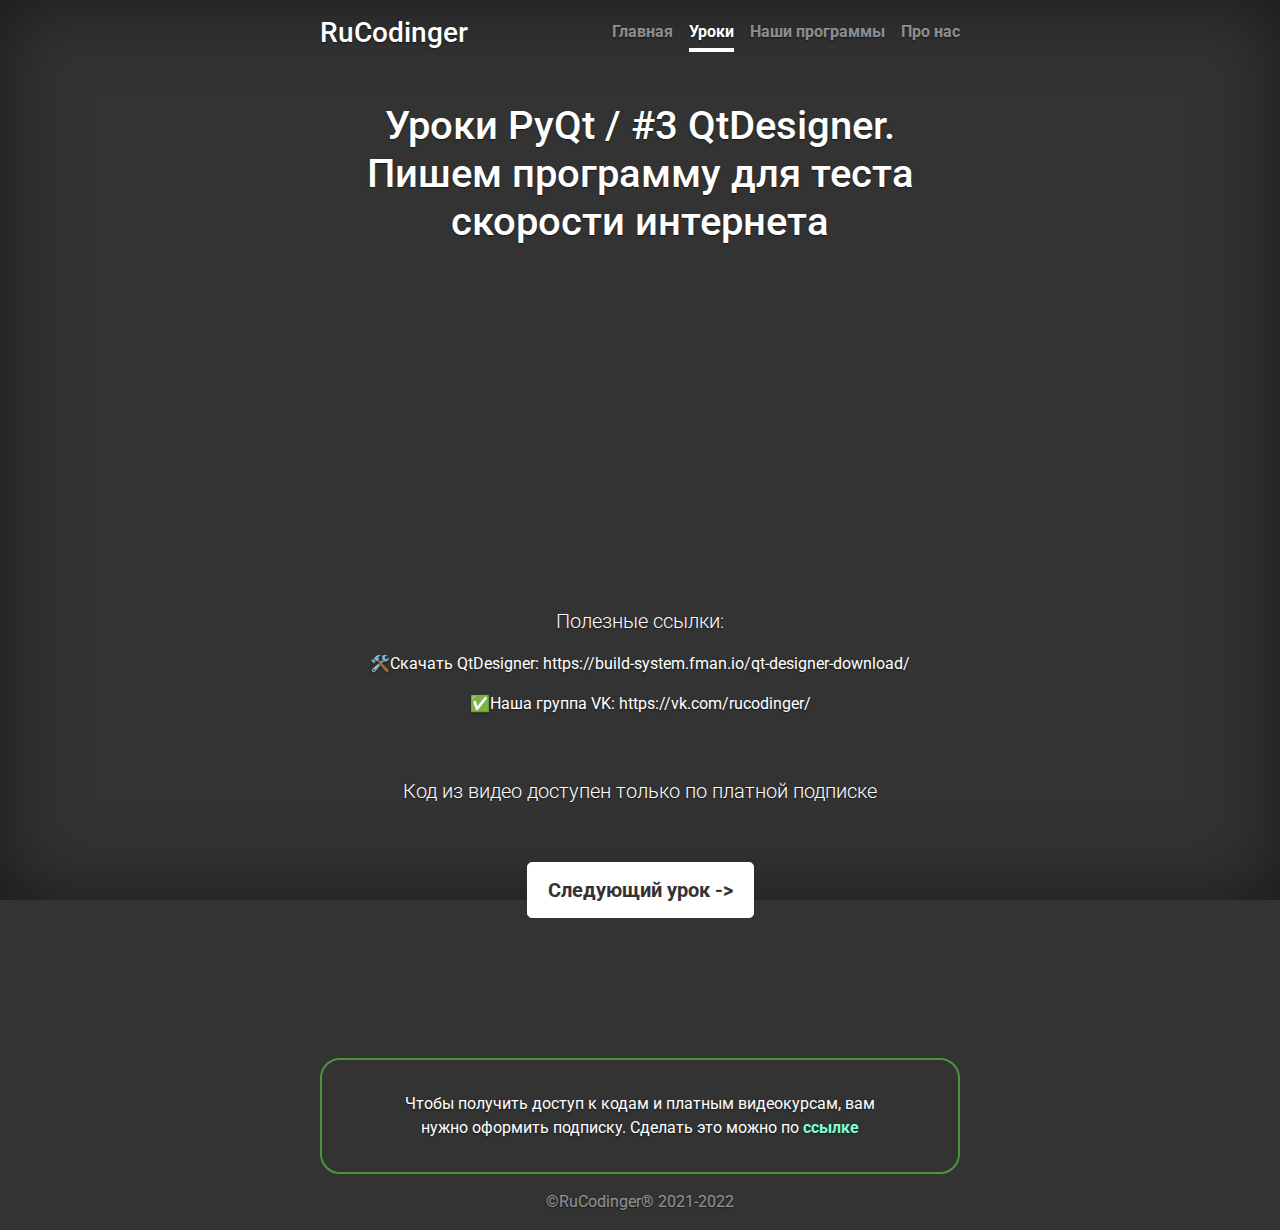
<file: coursePages/pyqt3.html>
<!doctype html>
<html lang="en">
  <head>
    <meta charset="utf-8">
    <meta name="viewport" content="width=device-width, initial-scale=1, shrink-to-fit=no">
    <meta name="description" content="RuCodinger | Школа программирования">
    <meta name="author" content="">
    <link rel="icon" href="../images/favicon.ico">

    <title>RuCodinger | Школа программирования</title>

    <!-- Bootstrap core CSS -->
    <link href="../css/bootstrap.min.css" rel="stylesheet">

    <!-- Custom styles for this template -->
    <link href="../css/main.css" rel="stylesheet">
  </head>

  <body class="text-center">


    <div class="cover-container d-flex h-100 p-3 mx-auto flex-column">
      <header class="masthead mb-auto">
        <div class="inner">
          <h3 class="masthead-brand">RuCodinger</h3>
          <nav class="nav nav-masthead justify-content-center">
            <a class="nav-link" href="../index.html">Главная</a>
            <a class="nav-link active" href="../lessons.html">Уроки</a>
            <a class="nav-link" href="../programs.html">Наши программы</a>
            <a class="nav-link" href="../about.html">Про нас</a>
          </nav>
        </div>
      </header>

      <main role="main" class="inner cover">
        <h1 class="cover-heading course-title">Уроки PyQt / #3 QtDesigner. Пишем программу для теста скорости интернета</h1>
        <iframe class="course-video" src="https://vk.com/video_ext.php?oid=-210672365&id=456239030&hash=571e542f0f026d10" width="560" height="315" allow="autoplay; encrypted-media; fullscreen; picture-in-picture;" frameborder="0" allowfullscreen></iframe>
        <p class="lead course-desc-aft">Полезные ссылки:</p>
        <p>🛠️Скачать QtDesigner: <a href="https://build-system.fman.io/qt-designer-download/">https://build-system.fman.io/qt-designer-download/</a></p>
        <p>✅Наша группа VK: <a href="https://vk.com/rucodinger/">https://vk.com/rucodinger/</a></p>

        <p class="lead video-code-text">Код из видео доступен только по платной подписке</p>


        <a class="btn btn-lg btn-secondary next-lesson-btn" href="pyqt4.html">Следующий урок -></a>

    </main>

    <div class="podpiska">
      <div class="podpiska-text">
        Чтобы получить доступ к кодам и платным видеокурсам, вам нужно оформить подписку. Сделать это можно по 
        <a href="https://yandex.ru/business/widget/request/company/44436717733" class="podpiska-link">ссылке</a>
      </div>
    </div>

      <footer class="mastfoot mt-auto">
        <div class="inner">
          <p>©RuCodinger® 2021-2022</p>
        </div>
      </footer>
    </div>
  </body>
</html>
</file>
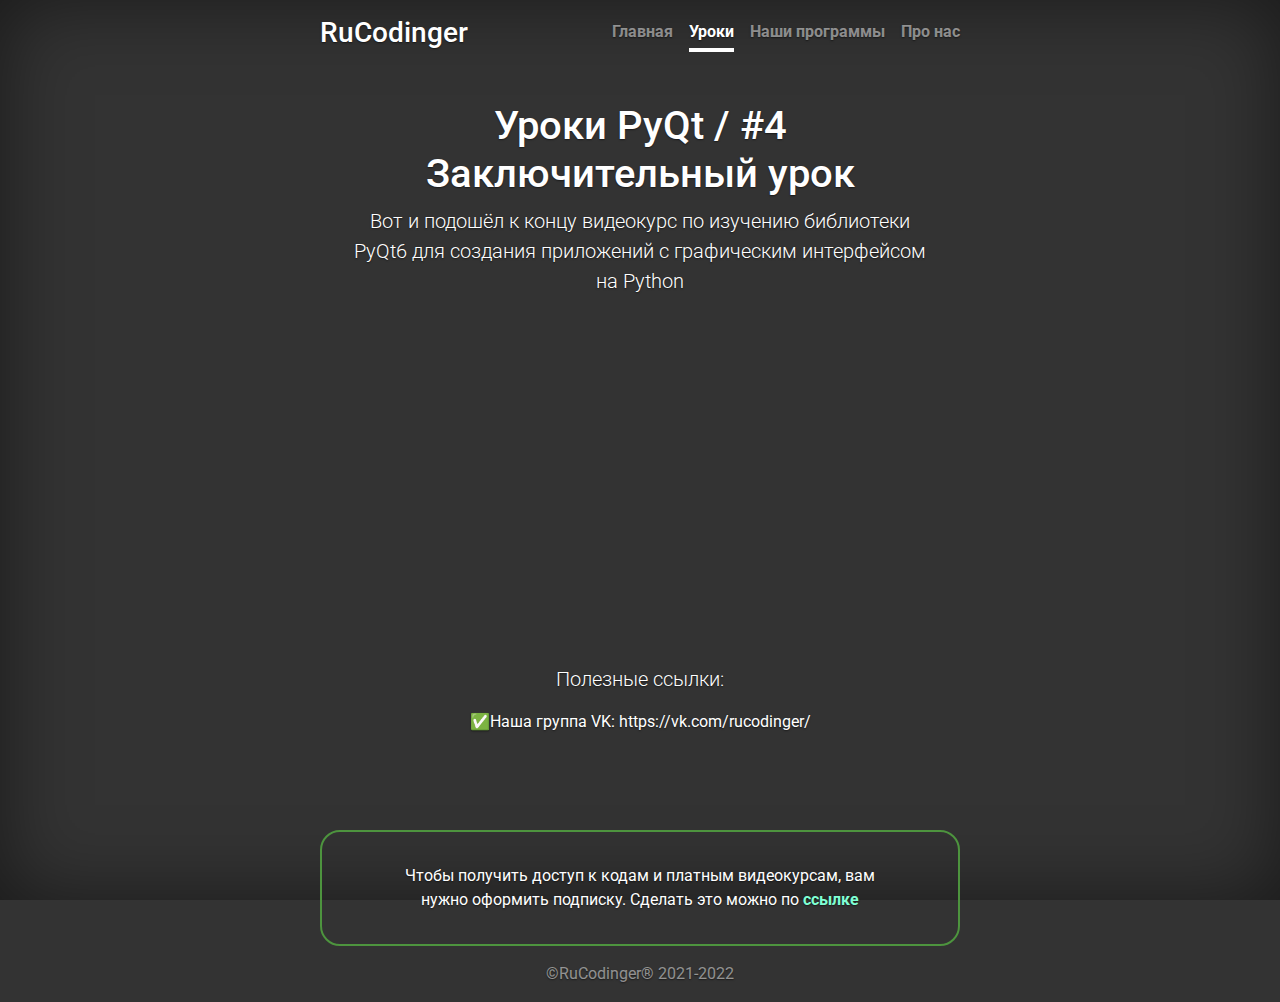
<file: coursePages/pyqt4.html>
<!doctype html>
<html lang="en">
  <head>
    <meta charset="utf-8">
    <meta name="viewport" content="width=device-width, initial-scale=1, shrink-to-fit=no">
    <meta name="description" content="RuCodinger | Школа программирования">
    <meta name="author" content="">
    <link rel="icon" href="../images/favicon.ico">

    <title>RuCodinger | Школа программирования</title>

    <!-- Bootstrap core CSS -->
    <link href="../css/bootstrap.min.css" rel="stylesheet">

    <!-- Custom styles for this template -->
    <link href="../css/main.css" rel="stylesheet">
  </head>

  <body class="text-center">


    <div class="cover-container d-flex h-100 p-3 mx-auto flex-column">
      <header class="masthead mb-auto">
        <div class="inner">
          <h3 class="masthead-brand">RuCodinger</h3>
          <nav class="nav nav-masthead justify-content-center">
            <a class="nav-link" href="../index.html">Главная</a>
            <a class="nav-link active" href="../lessons.html">Уроки</a>
            <a class="nav-link" href="../programs.html">Наши программы</a>
            <a class="nav-link" href="../about.html">Про нас</a>
          </nav>
        </div>
      </header>

      <main role="main" class="inner cover">
        <h1 class="cover-heading course-title">Уроки PyQt / #4 Заключительный урок</h1>
        <p class="lead">Вот и подошёл к концу видеокурс по изучению библиотеки PyQt6 для создания приложений с графическим интерфейсом на Python</p>
        <iframe class="course-video" src="https://vk.com/video_ext.php?oid=-210672365&id=456239032&hash=81363676f9912d92" width="560" height="315" allow="autoplay; encrypted-media; fullscreen; picture-in-picture;" frameborder="0" allowfullscreen></iframe>
        <p class="lead course-desc-aft">Полезные ссылки:</p>
        <p>✅Наша группа VK: <a href="https://vk.com/rucodinger/">https://vk.com/rucodinger/</a></p>

    </main>

    <div class="podpiska">
      <div class="podpiska-text">
        Чтобы получить доступ к кодам и платным видеокурсам, вам нужно оформить подписку. Сделать это можно по 
        <a href="https://yandex.ru/business/widget/request/company/44436717733" class="podpiska-link">ссылке</a>
      </div>
    </div>

      <footer class="mastfoot mt-auto">
        <div class="inner">
          <p>©RuCodinger® 2021-2022</p>
        </div>
      </footer>
    </div>
  </body>
</html>
</file>
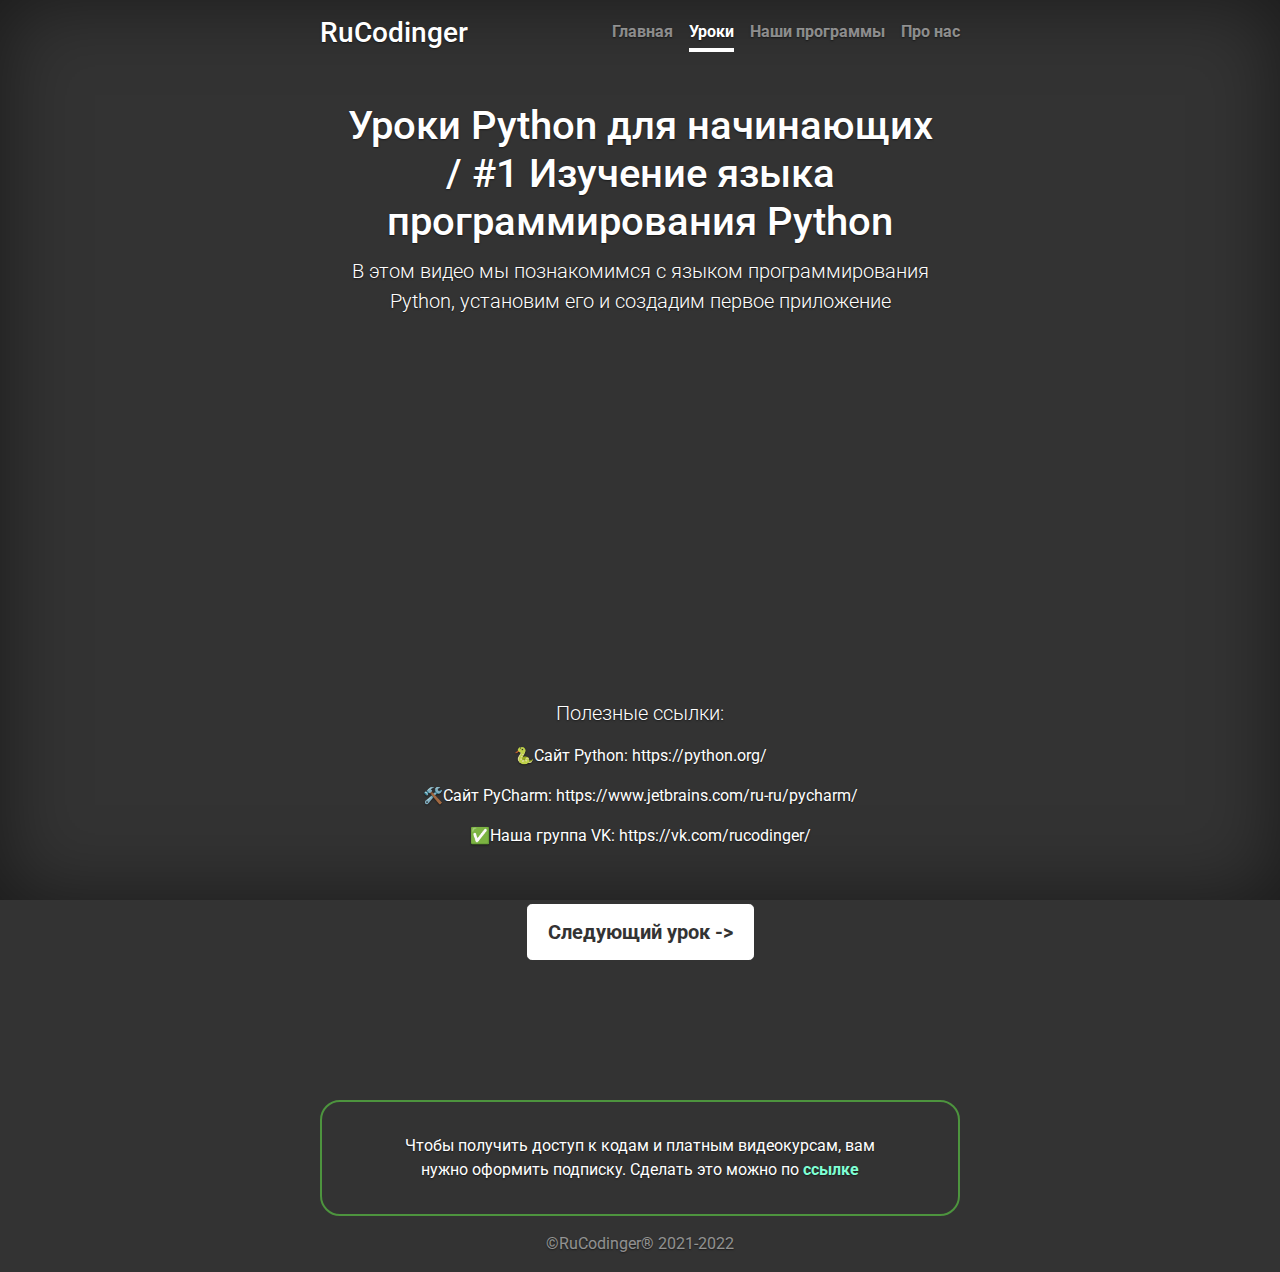
<file: coursePages/python1.html>
<!doctype html>
<html lang="en">
  <head>
    <meta charset="utf-8">
    <meta name="viewport" content="width=device-width, initial-scale=1, shrink-to-fit=no">
    <meta name="description" content="RuCodinger | Школа программирования">
    <meta name="author" content="">
    <link rel="icon" href="../images/favicon.ico">

    <title>RuCodinger | Школа программирования</title>

    <!-- Bootstrap core CSS -->
    <link href="../css/bootstrap.min.css" rel="stylesheet">

    <!-- Custom styles for this template -->
    <link href="../css/main.css" rel="stylesheet">
  </head>

  <body class="text-center">

    <style>
        .code {
            border-radius: 20px;
            width: 500px;
            height: 500px;
            margin-top: 15px;
            margin-bottom: 60px;
        }
    </style>

    <div class="cover-container d-flex h-100 p-3 mx-auto flex-column">
      <header class="masthead mb-auto">
        <div class="inner">
          <h3 class="masthead-brand">RuCodinger</h3>
          <nav class="nav nav-masthead justify-content-center">
            <a class="nav-link" href="../index.html">Главная</a>
            <a class="nav-link active" href="../lessons.html">Уроки</a>
            <a class="nav-link" href="../programs.html">Наши программы</a>
            <a class="nav-link" href="../about.html">Про нас</a>
          </nav>
        </div>
      </header>

      <main role="main" class="inner cover">
        <h1 class="cover-heading course-title">Уроки Python для начинающих / #1 Изучение языка программирования Python</h1>
        <p class="lead course-desc">В этом видео мы познакомимся с языком программирования Python, установим его и создадим первое приложение</p>
        <iframe class="course-video" src="https://vk.com/video_ext.php?oid=-210672365&id=456239034&hash=cf37c8bd52ef3419" width="560" height="315" allow="autoplay; encrypted-media; fullscreen; picture-in-picture;" frameborder="0" allowfullscreen></iframe>
        <p class="lead course-desc-aft">Полезные ссылки:</p>
        <p>🐍Сайт Python: <a href="https://python.org/">https://python.org/</a></p>
        <p>🛠️Сайт PyCharm: <a href="https://www.jetbrains.com/ru-ru/pycharm/">https://www.jetbrains.com/ru-ru/pycharm/</a></p>
        <p>✅Наша группа VK: <a href="https://vk.com/rucodinger/">https://vk.com/rucodinger/</a></p>

        <a class="btn btn-lg btn-secondary next-lesson-btn" href="python2.html">Следующий урок -></a>

    </main>


    <div class="podpiska">
      <div class="podpiska-text">
        Чтобы получить доступ к кодам и платным видеокурсам, вам нужно оформить подписку. Сделать это можно по
        <a href="https://yandex.ru/business/widget/request/company/44436717733" class="podpiska-link">ссылке</a>
      </div>
    </div>

      <footer class="mastfoot mt-auto">
        <div class="inner">
          <p>©RuCodinger® 2021-2022</p>
        </div>
      </footer>
    </div>
  </body>
</html>
</file>
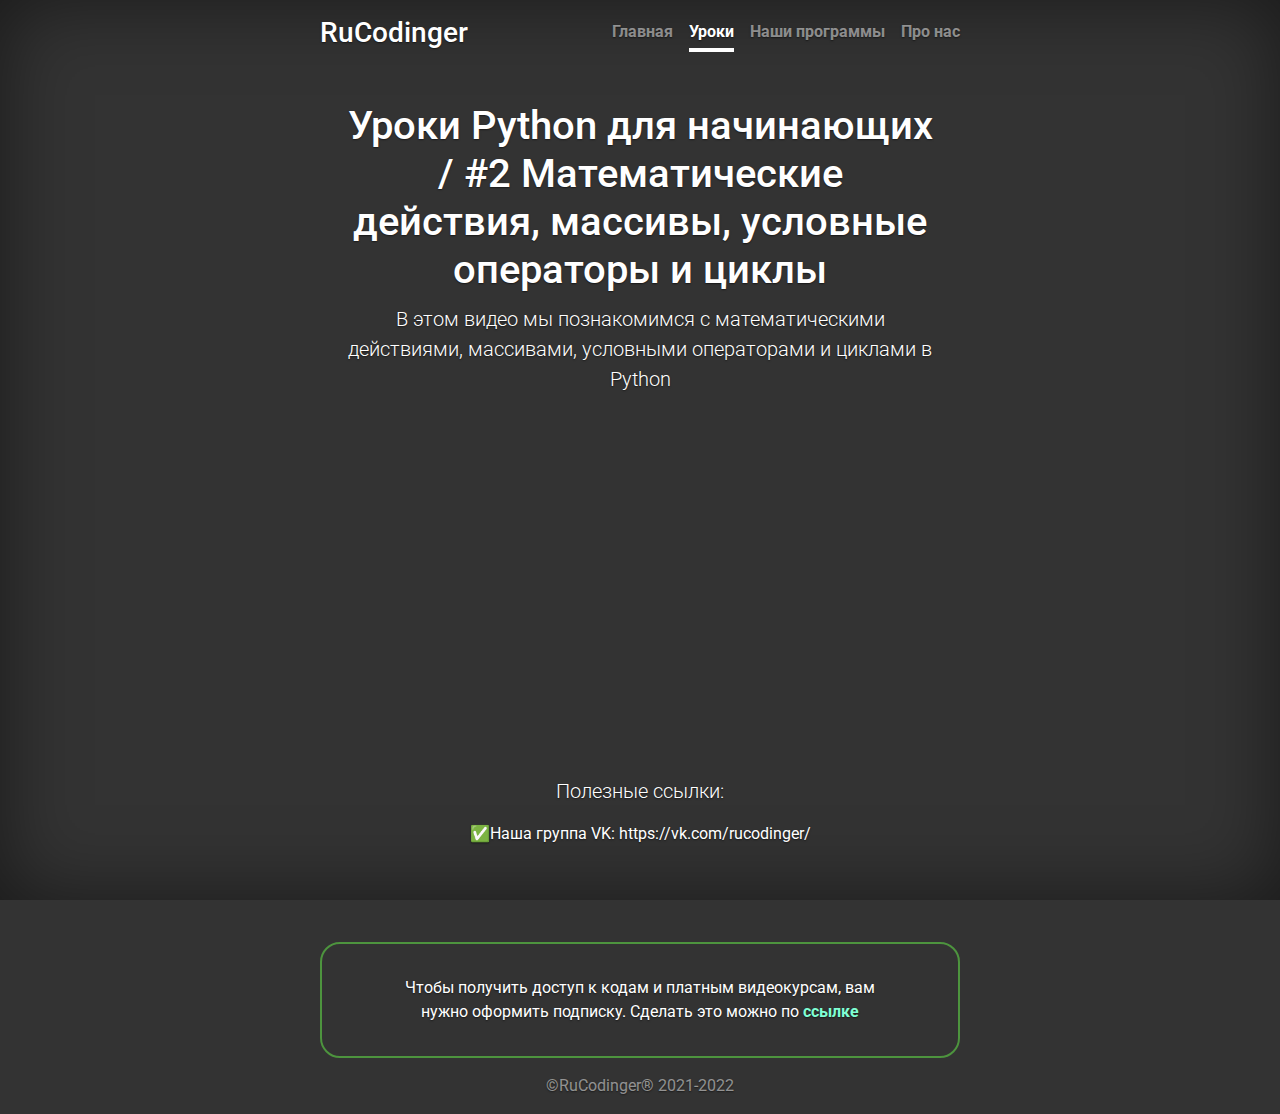
<file: coursePages/python2.html>
<!doctype html>
<html lang="en">
  <head>
    <meta charset="utf-8">
    <meta name="viewport" content="width=device-width, initial-scale=1, shrink-to-fit=no">
    <meta name="description" content="RuCodinger | Школа программирования">
    <meta name="author" content="">
    <link rel="icon" href="../images/favicon.ico">

    <title>RuCodinger | Школа программирования</title>

    <!-- Bootstrap core CSS -->
    <link href="../css/bootstrap.min.css" rel="stylesheet">

    <!-- Custom styles for this template -->
    <link href="../css/main.css" rel="stylesheet">
  </head>

  <body class="text-center">

    <style>
        .code {
            border-radius: 20px;
            width: 500px;
            height: 500px;
            margin-top: 15px;
            margin-bottom: 60px;
        }
    </style>

    <div class="cover-container d-flex h-100 p-3 mx-auto flex-column">
      <header class="masthead mb-auto">
        <div class="inner">
          <h3 class="masthead-brand">RuCodinger</h3>
          <nav class="nav nav-masthead justify-content-center">
            <a class="nav-link" href="../index.html">Главная</a>
            <a class="nav-link active" href="../lessons.html">Уроки</a>
            <a class="nav-link" href="../programs.html">Наши программы</a>
            <a class="nav-link" href="../about.html">Про нас</a>
          </nav>
        </div>
      </header>

      <main role="main" class="inner cover">
        <h1 class="cover-heading course-title">Уроки Python для начинающих / #2 Математические действия, массивы, условные операторы и циклы</h1>
        <p class="lead course-desc">В этом видео мы познакомимся с математическими действиями, массивами, условными операторами и циклами в Python</p>
        <iframe class="course-video" src="https://vk.com/video_ext.php?oid=-210672365&id=456239035&hash=c17201bdd3f82563" width="560" height="315" allow="autoplay; encrypted-media; fullscreen; picture-in-picture;" frameborder="0" allowfullscreen></iframe>
        <p class="lead course-desc-aft">Полезные ссылки:</p>
        <p>✅Наша группа VK: <a href="https://vk.com/rucodinger/">https://vk.com/rucodinger/</a></p>

<!--        <a class="btn btn-lg btn-secondary next-lesson-btn" href="python2.html">Следующий урок -></a>-->

    </main>


    <div class="podpiska">
      <div class="podpiska-text">
        Чтобы получить доступ к кодам и платным видеокурсам, вам нужно оформить подписку. Сделать это можно по
        <a href="https://yandex.ru/business/widget/request/company/44436717733" class="podpiska-link">ссылке</a>
      </div>
    </div>

      <footer class="mastfoot mt-auto">
        <div class="inner">
          <p>©RuCodinger® 2021-2022</p>
        </div>
      </footer>
    </div>
  </body>
</html>
</file>
<file: css/main.css>
/*
 * Globals
 */

 @import url('https://fonts.googleapis.com/css2?family=Roboto&display=swap');

/* Links */
a,
a:focus,
a:hover {
  color: #fff;
}

/* Custom default button */
.btn-secondary,
.btn-secondary:hover,
.btn-secondary:focus {
  color: #333;
  text-shadow: none; /* Prevent inheritance from `body` */
  background-color: #fff;
  border: .05rem solid #fff;
}


/*
 * Base structure
 */

html,
body {
  height: 100%;
  background-color: #333;
}

body {
  display: -ms-flexbox;
  display: -webkit-box;
  display: flex;
  -ms-flex-pack: center;
  -webkit-box-pack: center;
  justify-content: center;
  color: #fff;
  text-shadow: 0 .05rem .1rem rgba(0, 0, 0, .5);
  box-shadow: inset 0 0 5rem rgba(0, 0, 0, .5);
}

.cover-container {
  max-width: 42em;
}


/*
 * Header
 */
.masthead {
  margin-bottom: 2rem;
}

.masthead-brand {
  margin-bottom: 0;
  margin-right: 70px;
}

.nav-masthead .nav-link {
  padding: .25rem 0;
  font-weight: 700;
  color: rgba(255, 255, 255, .5);
  background-color: transparent;
  border-bottom: .25rem solid transparent;
}

.nav-masthead .nav-link:hover,
.nav-masthead .nav-link:focus {
  border-bottom-color: rgba(255, 255, 255, .25);
}

.nav-masthead .nav-link + .nav-link {
  margin-left: 1rem;
}

.nav-masthead .active {
  color: #fff;
  border-bottom-color: #fff;
}

@media (min-width: 48em) {
  .masthead-brand {
    float: left;

  }
  .nav-masthead {
    float: right;
  }
}


/*
 * Cover
 */
.cover {
  padding: 0 1.5rem;
}
.cover .btn-lg {
  padding: .75rem 1.25rem;
  font-weight: 700;
}


/*
 * Footer
 */
.mastfoot {
  color: rgba(255, 255, 255, .5);
}

.cod-logo {
  border-radius: 20px;
}

.python-img {
  float: left;
  display: block;
  width: 200px;
  height: 200px;
  margin-top: 100px;
}

.course-img {
  float: left;
  display: block;
  width: 200px;
  height: 200px;
  border-radius: 20px;
}

.linux-img {
    float: left;
    display: block;
    width: 150px;
    height: 200px;
    border-radius: 20px;
}

.kotlin-img {
  float: right;
  display: block;
  width: 175px;
  height: 175px;
  margin-left: 350px;
  margin-bottom: 50px;
  border-radius: 20px;
}

.course-card {
    padding: 2rem;
    border: 2px dashed #c98787;
    margin-bottom: 1rem;
    margin-top: 1rem;
    border-radius: 20px;
}

.course-desc {
  margin-top: 10px;
  margin-bottom: 30px;
}

.course-desc-aft {
  margin-top: 30px;
}

.course-video {
  border-radius: 20px;
}

.course-title {
  margin-top: 50px;
}

.video-code-text {
    margin-top: 60px;
}

.next-lesson-btn {
  margin-top: 40px;
  margin-bottom: 60px;
}

.pyqt-img {
  float: left;
  display: block;
  width: 250px;
  height: 150px;
  border-radius: 20px;
}

.podpiska {
  padding: 2rem;
  padding-left: 4rem;
  padding-right: 4rem;
  border: 2px solid #4d943e;
  margin-bottom: 1rem;
  margin-top: 5rem;
  border-radius: 20px;
}

.podpiska-text {
  font-family: 'Roboto', sans-serif;
}

.podpiska-link {
  font-weight: bold;
  font-family: 'Roboto', sans-serif;
  color: aquamarine;
}

.podpiska-link:hover {
  opacity: 0.5;
  color: aquamarine;
}
</file>
